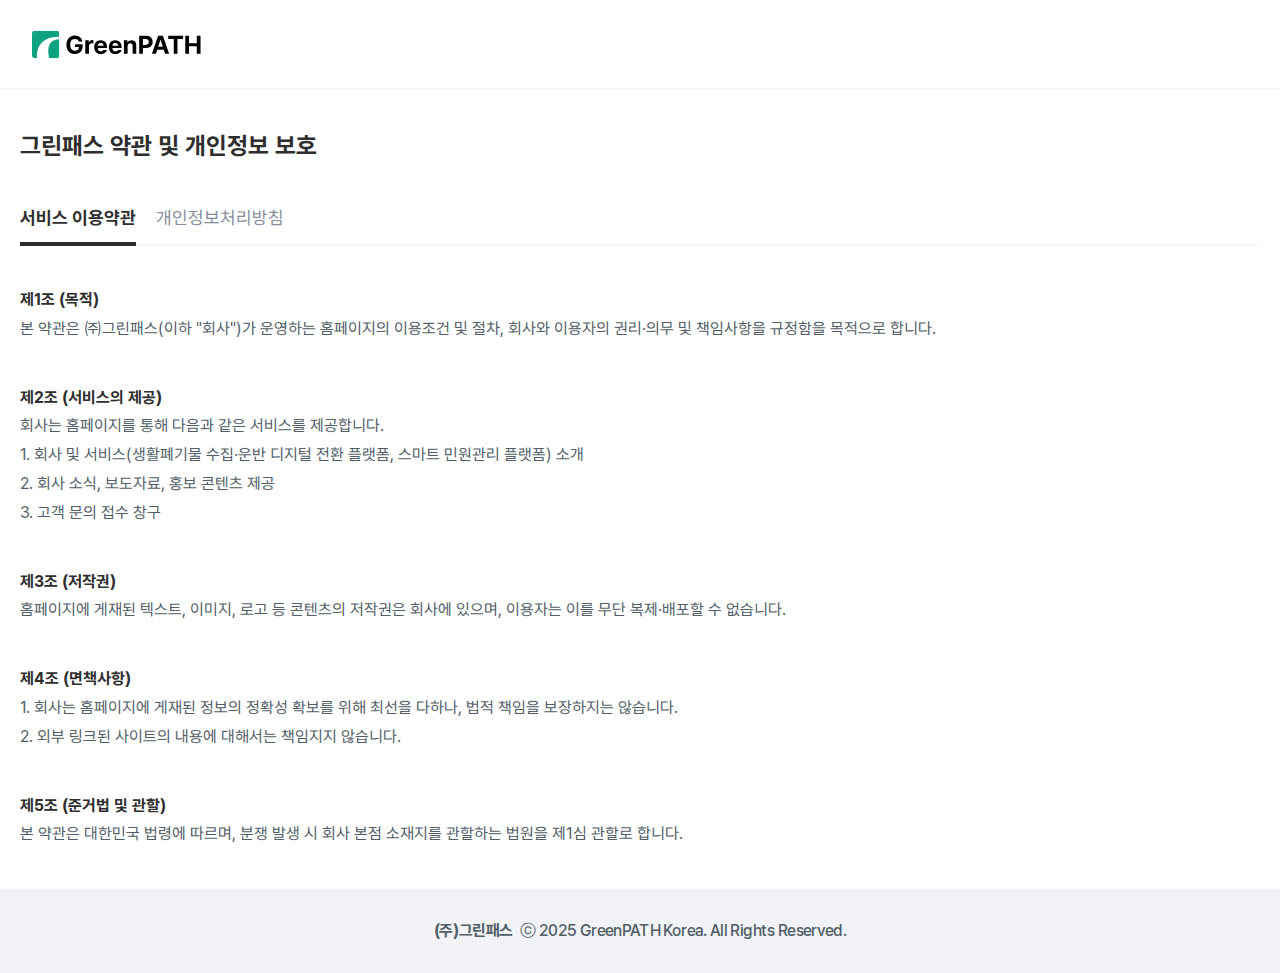
<file: html/legal.html>
<!DOCTYPE html>
<html lang="ko">
<head>
    <meta charset="UTF-8">
    <meta name="viewport" content="width=device-width, initial-scale=1.0">
    <title>GreenPATH</title>
    <meta name="description" content="기술 혁신과 책임 경영을 통해 생활폐기물 관리 산업의 지속 가능한 미래를 열어가겠습니다.">

    <!-- Open Graph Meta Tags -->
    <meta property="og:title" content="GreenPATH">
    <meta property="og:description" content="기술 혁신과 책임 경영을 통해 생활폐기물 관리 산업의 지속 가능한 미래를 열어가겠습니다.">
    <meta property="og:type" content="website">
    <meta property="og:image" content="../assets/images/og_image.jpg">
    <meta property="og:image:width" content="1200">
    <meta property="og:image:height" content="630">

    <!-- 파비콘 -->
    <link rel="shortcut icon" href="../assets/images/favicon.ico" />
    <link rel="icon" type="image/svg+xml" href="../assets/images/favicon.svg" />
    <link rel="apple-touch-icon" sizes="180x180" href="../assets/images/apple_touch_icon.png" />

    <!-- css -->
    <link rel="stylesheet" href="../assets/css/swiper-bundle.min.css">
    <link rel="stylesheet" href="../assets/css/reset.css">
    <link rel="stylesheet" href="../assets/css/font.css">
    <!-- <link rel="stylesheet" href="../assets/css/main.css"> -->
    <link rel="stylesheet" href="../assets/css/sub.css">

    <!-- js -->
    <script src="../assets/js/jquery-3.7.1.min.js"></script>
    <script src="../assets/js/swiper-bundle.min.js"></script>
    <script src="../assets/js/common.js"></script>
    <script>
    (function () {
        // 1) 브라우저의 자동 스크롤 복원 끄기
        if ('scrollRestoration' in history) {
            history.scrollRestoration = 'manual';
        }

        // 2) 초기 해시를 저장하고, 일단 URL에서 제거해서 native 앵커 점프를 차단
        window.__initialHash = location.hash; // 예: "#privacy"
        if (window.__initialHash) {
            history.replaceState(null, "", location.pathname + location.search);
        }

        // 3) 혹시 모를 레이아웃 변화 전에 최상단 고정
        window.scrollTo(0, 0);

        // 4) 폰트/이미지 로드 후 재점프 방지용 안전핀
        window.addEventListener("load", function () {
            window.scrollTo(0, 0);
        });
        })();
    </script>

</head>
<body>
    <div class="main" id="wrapper">
        <header>
            <div class="hd-inner">
                <h1 class="logo">
                    <a href="../index.html">
                        <img src="../assets/images/logo/logo.svg" alt="그린패스 로고">
                    </a>
                </h1>
            </div>
        </header>
        <main id="wrap">
            <section class="legal-sec">  
                <div class="inner">
                    <div class="legal-tit">
                        <strong>그린패스 약관 및 개인정보 보호</strong>
                    </div>
                    <div class="tab-menu">
                        <div class="tab-list-wrap">
                            <ul class="tab-list" role="tablist">
                                <li class="on" role="tab">
                                    <a href="javascript:void(0)">서비스 이용약관</a>
                                </li>
                                <li role="tab">
                                    <a href="javascript:void(0)">개인정보처리방침</a>
                                </li>
                            </ul>
                            <div class="tab-indicator"></div>
                        </div>
                        <div class="tab-cont">
                            <!-- 서비스 이용약관 -->
                            <div id="terms" class="tab-panel on" role="tabpanel">
                                <p class="tit">제1조 (목적)</p>
                                <p>
                                    본 약관은 ㈜그린패스(이하 "회사")가 운영하는 홈페이지의 이용조건 및 절차, 회사와 이용자의 권리·의무 및 책임사항을 규정함을 목적으로 합니다.
                                </p>
                                <p class="tit">제2조 (서비스의 제공)</p>
                                <p>
                                    회사는 홈페이지를 통해 다음과 같은 서비스를 제공합니다.<br>
                                    1.	회사 및 서비스(생활폐기물 수집·운반 디지털 전환 플랫폼, 스마트 민원관리 플랫폼) 소개<br>
                                    2.	회사 소식, 보도자료, 홍보 콘텐츠 제공<br>
                                    3.	고객 문의 접수 창구
                                </p>
                                <p class="tit">제3조 (저작권)</p>
                                <p>
                                    홈페이지에 게재된 텍스트, 이미지, 로고 등 콘텐츠의 저작권은 회사에 있으며, 이용자는 이를 무단 복제·배포할 수 없습니다.
                                </p>
                                <p class="tit">제4조 (면책사항)</p>
                                <p>
                                    1.	회사는 홈페이지에 게재된 정보의 정확성 확보를 위해 최선을 다하나, 법적 책임을 보장하지는 않습니다.<br>
                                    2.	외부 링크된 사이트의 내용에 대해서는 책임지지 않습니다.
                                </p>
                                <p class="tit">제5조 (준거법 및 관할)</p>
                                <p>
                                    본 약관은 대한민국 법령에 따르며, 분쟁 발생 시 회사 본점 소재지를 관할하는 법원을 제1심 관할로 합니다.
                                </p>
                            </div>
                            <!-- 개인정보처리방침 -->
                            <div id="privacy" class="tab-panel" role="tabpanel">
                                <p>
                                    ㈜그린패스(이하 "회사")는 「개인정보 보호법」 등 관련 법령을 준수하며, 홈페이지 운영과 관련하여 다음과 같이 개인정보 처리방침을 공개합니다.
                                </p>
                                <p class="tit">제1조 (개인정보의 수집 여부)</p>
                                <p>
                                    회사는 홈페이지에서 회원가입, 게시판, 댓글 기능을 운영하지 않으며, <strong>이용자의 개인정보를 직접 수집하지 않습니다.</strong>
                                </p>
                                <p class="tit">제2조 (자동 수집 정보)</p>
                                <p>
                                    홈페이지 이용 과정에서 접속 로그, 쿠키, 브라우저 정보 등은 서버 운영을 위해 자동으로 수집될 수 있습니다.<br>
                                    •	이 정보는 통계 분석 및 서비스 개선 목적에만 사용되며, 특정 개인을 식별하지 않습니다.
                                </p>
                                <p class="tit">제3조 (개인정보의 제3자 제공 및 위탁)</p>
                                <p>
                                    회사는 개인정보를 수집하지 않으므로, 외부 제공이나 위탁을 하지 않습니다.
                                </p>
                                <p class="tit">제4조 (개인정보 보호책임자)</p>
                                <p>
                                    •	담당자: 박상곤<br>
                                    •	연락처: <a href="tel:02-876-6478">02-876-6478</a><br>
                                    •	이메일: <a href="mailto:greenpathpark@gmail.com">greenpathpark@gmail.com</a><br>
                                </p>
                                <p class="tit">제5조 (개정 및 고지)</p>
                                <p>
                                    본 방침은 홈페이지 공지사항을 통해 고지되며, 변경 시 즉시 적용됩니다.
                                </p>
                            </div>
                        </div>
                    </div>
                </div>              
            </section>
        </main>
        <footer>
            <div class="sub-ft-inner">
                <strong class="company-name">(주)그린패스</strong>
                <p class="copyright">ⓒ 2025 GreenPATH Korea. All Rights Reserved.</p>
            </div>
        </footer>
    </div>
</body>
</html>
</file>
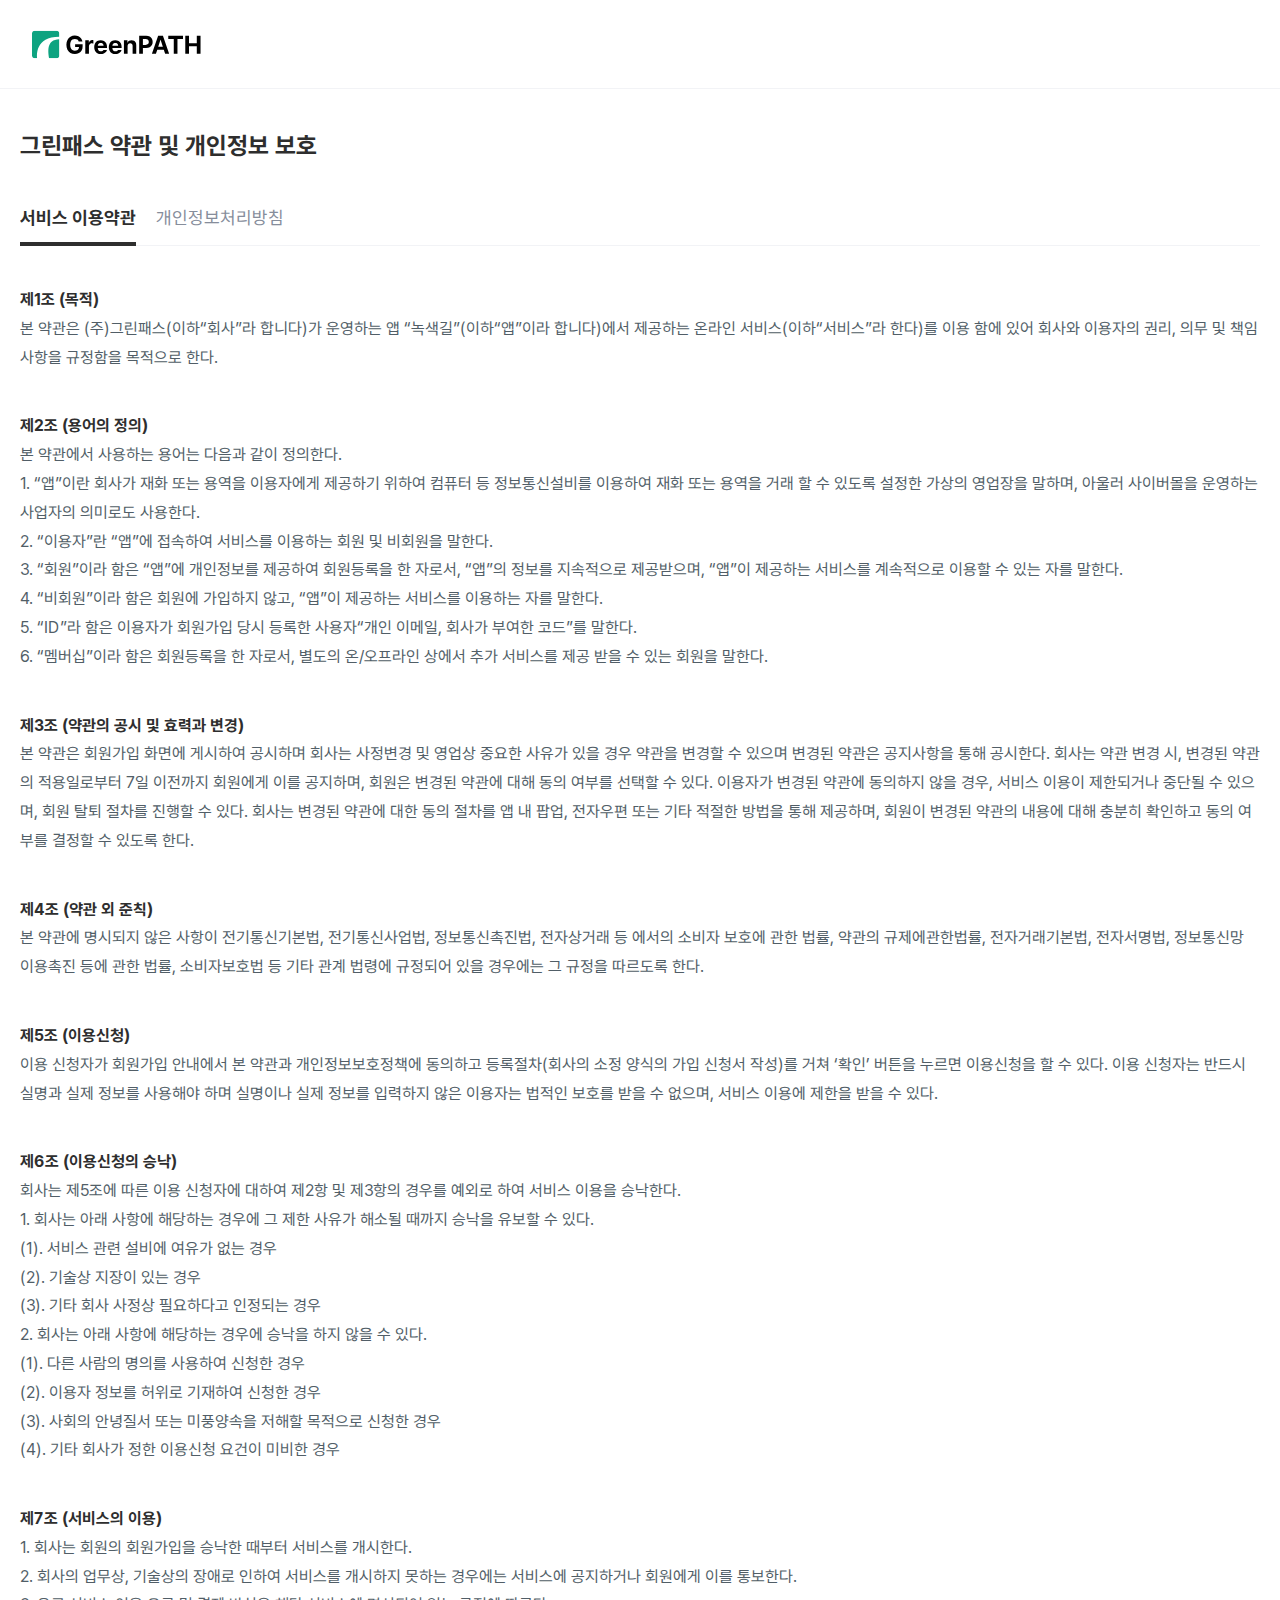
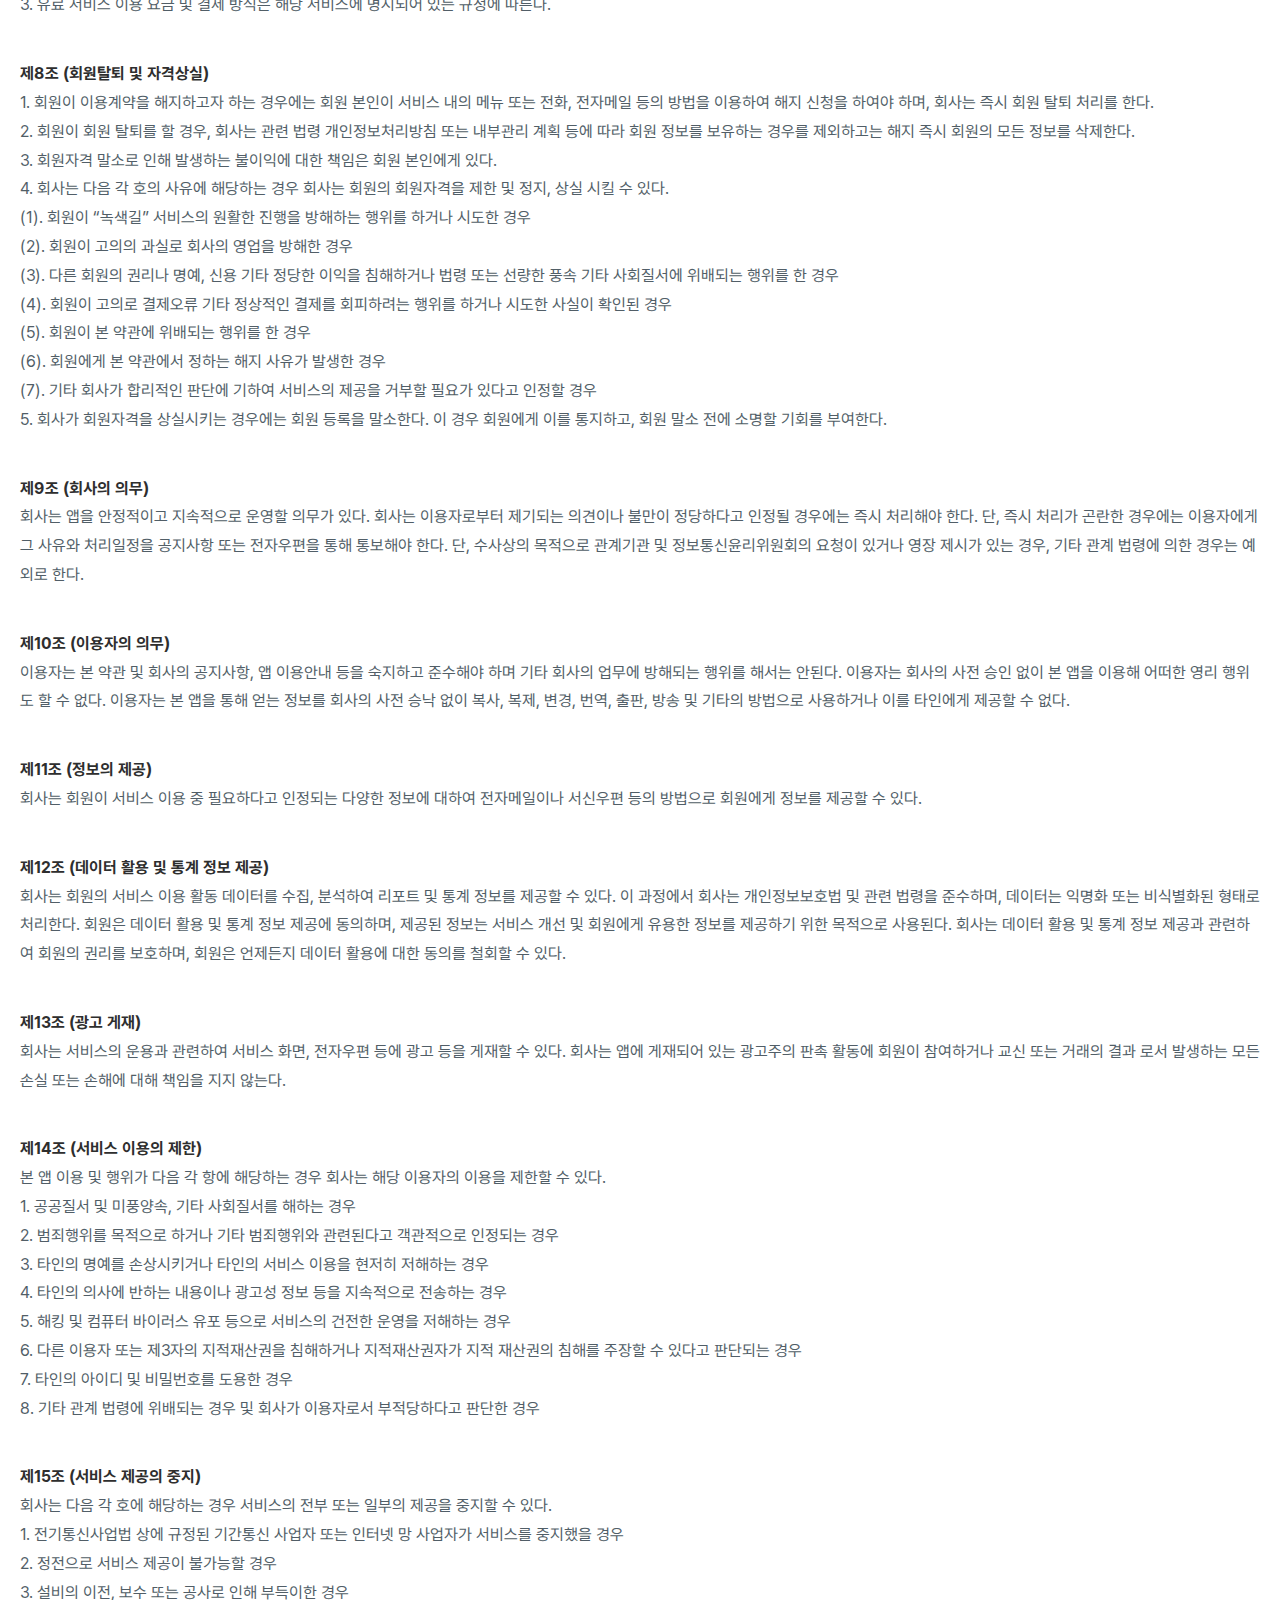
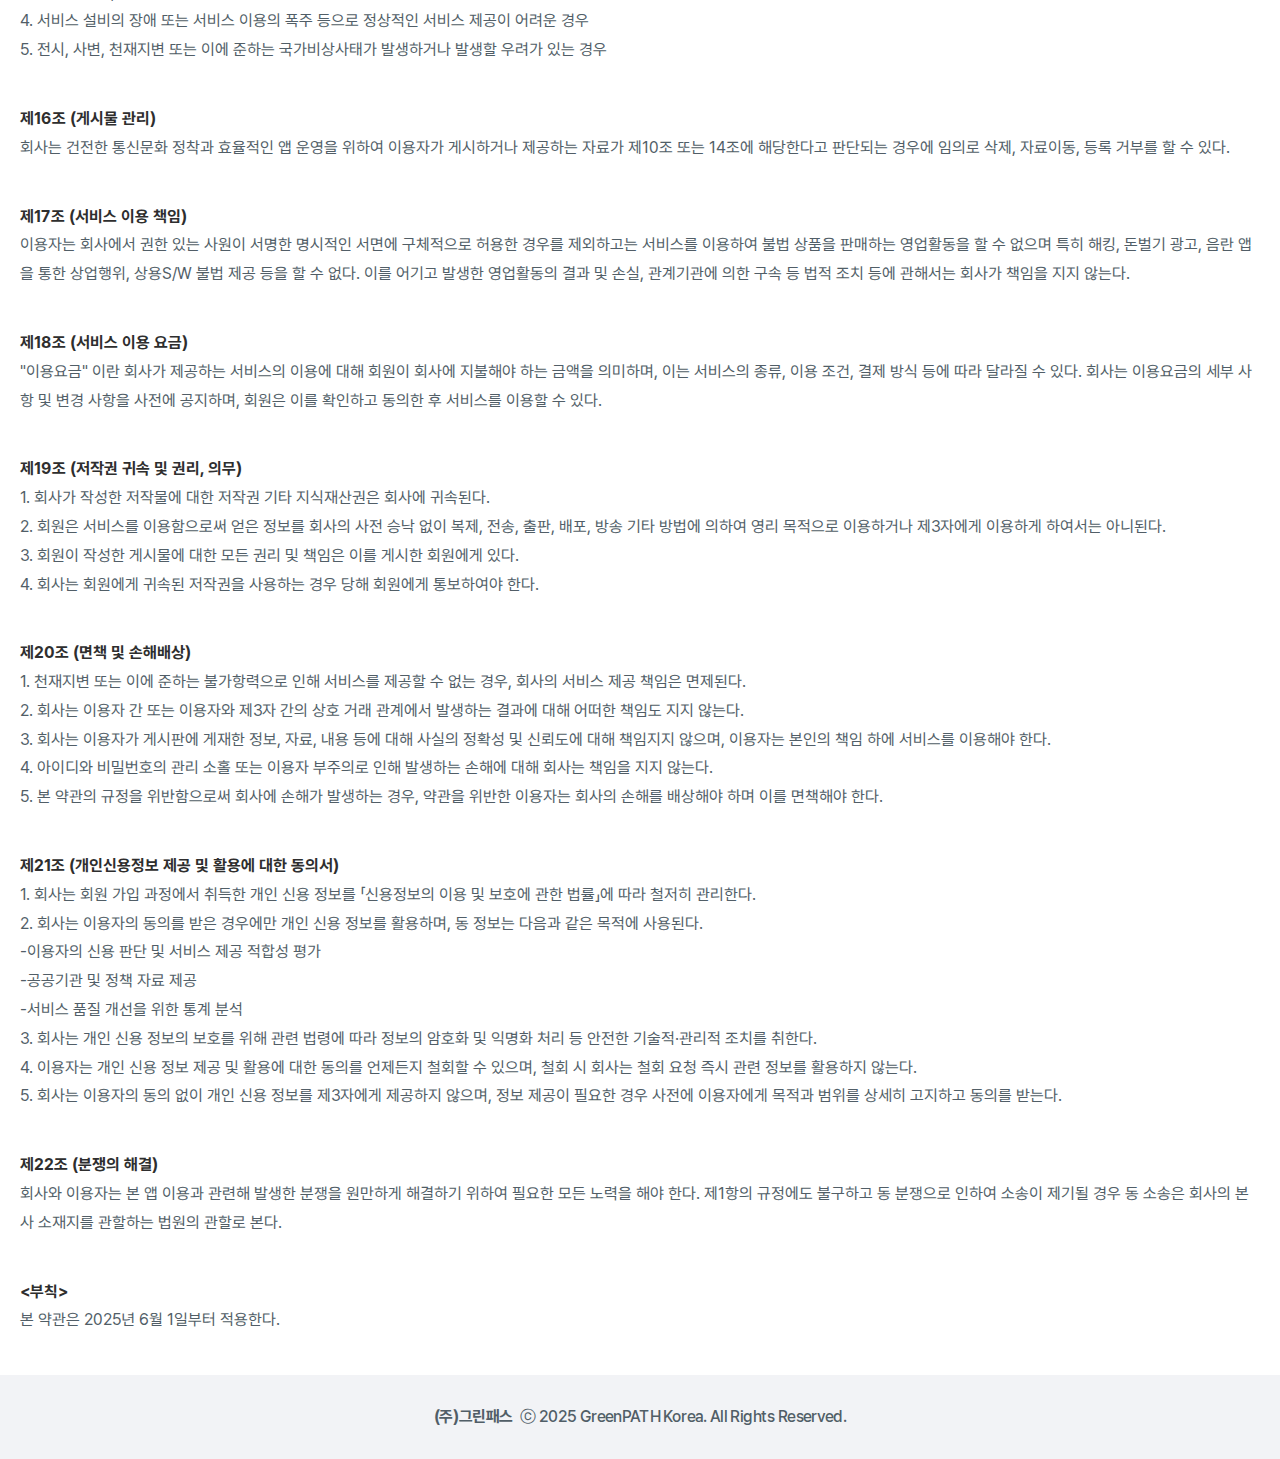
<file: html/legal_backup20250915.html>
<!DOCTYPE html>
<html lang="ko">
<head>
    <meta charset="UTF-8">
    <meta name="viewport" content="width=device-width, initial-scale=1.0">
    <title>GreenPATH</title>
    <meta name="description" content="기술 혁신과 책임 경영을 통해 생활폐기물 관리 산업의 지속 가능한 미래를 열어가겠습니다.">

    <!-- Open Graph Meta Tags -->
    <meta property="og:title" content="GreenPATH">
    <meta property="og:description" content="기술 혁신과 책임 경영을 통해 생활폐기물 관리 산업의 지속 가능한 미래를 열어가겠습니다.">
    <meta property="og:type" content="website">
    <meta property="og:image" content="../assets/images/og_image.jpg">
    <meta property="og:image:width" content="1200">
    <meta property="og:image:height" content="630">

    <!-- 파비콘 -->
    <link rel="shortcut icon" href="../assets/images/favicon.ico" />
    <link rel="icon" type="image/svg+xml" href="../assets/images/favicon.svg" />
    <link rel="apple-touch-icon" sizes="180x180" href="../assets/images/apple_touch_icon.png" />

    <!-- css -->
    <link rel="stylesheet" href="../assets/css/swiper-bundle.min.css">
    <link rel="stylesheet" href="../assets/css/reset.css">
    <link rel="stylesheet" href="../assets/css/font.css">
    <!-- <link rel="stylesheet" href="../assets/css/main.css"> -->
    <link rel="stylesheet" href="../assets/css/sub.css">

    <!-- js -->
    <script src="../assets/js/jquery-3.7.1.min.js"></script>
    <script src="../assets/js/swiper-bundle.min.js"></script>
    <script src="../assets/js/common.js"></script>
    <script>
    (function () {
        // 1) 브라우저의 자동 스크롤 복원 끄기
        if ('scrollRestoration' in history) {
            history.scrollRestoration = 'manual';
        }

        // 2) 초기 해시를 저장하고, 일단 URL에서 제거해서 native 앵커 점프를 차단
        window.__initialHash = location.hash; // 예: "#privacy"
        if (window.__initialHash) {
            history.replaceState(null, "", location.pathname + location.search);
        }

        // 3) 혹시 모를 레이아웃 변화 전에 최상단 고정
        window.scrollTo(0, 0);

        // 4) 폰트/이미지 로드 후 재점프 방지용 안전핀
        window.addEventListener("load", function () {
            window.scrollTo(0, 0);
        });
        })();
    </script>

</head>
<body>
    <div class="main" id="wrapper">
        <header>
            <div class="hd-inner">
                <h1 class="logo">
                    <a href="../index.html">
                        <img src="../assets/images/logo/logo.svg" alt="그린패스 로고">
                    </a>
                </h1>
            </div>
        </header>
        <main id="wrap">
            <section class="legal-sec">  
                <div class="inner">
                    <div class="legal-tit">
                        <strong>그린패스 약관 및 개인정보 보호</strong>
                    </div>
                    <div class="tab-menu">
                        <div class="tab-list-wrap">
                            <ul class="tab-list" role="tablist">
                                <li class="on" role="tab">
                                    <a href="javascript:void(0)">서비스 이용약관</a>
                                </li>
                                <li role="tab">
                                    <a href="javascript:void(0)">개인정보처리방침</a>
                                </li>
                            </ul>
                            <div class="tab-indicator"></div>
                        </div>
                        <div class="tab-cont">
                            <!-- 서비스 이용약관 -->
                            <div id="terms" class="tab-panel on" role="tabpanel">
                                <p class="tit">제1조 (목적)</p>
                                <p>
                                    본 약관은 (주)그린패스(이하“회사”라 합니다)가 운영하는 앱 “녹색길”(이하“앱”이라 합니다)에서 제공하는 온라인 서비스(이하“서비스”라 한다)를 이용 함에 있어 회사와 이용자의 권리, 의무 및 책임 사항을 규정함을 목적으로 한다.
                                </p>
                                <p class="tit">제2조 (용어의 정의)</p>
                                <p>
                                    본 약관에서 사용하는 용어는 다음과 같이 정의한다.<br>
                                    1. “앱”이란 회사가 재화 또는 용역을 이용자에게 제공하기 위하여 컴퓨터 등 정보통신설비를 이용하여 재화 또는 용역을 거래 할 수 있도록 설정한 가상의 영업장을 말하며, 아울러 사이버몰을 운영하는 사업자의 의미로도 사용한다.<br>
                                    2. “이용자”란 “앱”에 접속하여 서비스를 이용하는 회원 및 비회원을 말한다.<br>
                                    3. “회원”이라 함은 “앱”에 개인정보를 제공하여 회원등록을 한 자로서, “앱”의 정보를 지속적으로 제공받으며, “앱”이 제공하는 서비스를 계속적으로 이용할 수 있는 자를 말한다.<br>
                                    4. “비회원”이라 함은 회원에 가입하지 않고, “앱”이 제공하는 서비스를 이용하는 자를 말한다.<br>
                                    5. “ID”라 함은 이용자가 회원가입 당시 등록한 사용자“개인 이메일, 회사가 부여한 코드”를 말한다.<br>
                                    6. “멤버십”이라 함은 회원등록을 한 자로서, 별도의 온/오프라인 상에서 추가 서비스를 제공 받을 수 있는 회원을 말한다.
                                </p>
                                <p class="tit">제3조 (약관의 공시 및 효력과 변경)</p>
                                <p>
                                    본 약관은 회원가입 화면에 게시하여 공시하며 회사는 사정변경 및 영업상 중요한 사유가 있을 경우 약관을 변경할 수 있으며 변경된 약관은 공지사항을 통해 공시한다.
                                    회사는 약관 변경 시, 변경된 약관의 적용일로부터 7일 이전까지 회원에게 이를 공지하며, 회원은 변경된 약관에 대해 동의 여부를 선택할 수 있다.
                                    이용자가 변경된 약관에 동의하지 않을 경우, 서비스 이용이 제한되거나 중단될 수 있으며, 회원 탈퇴 절차를 진행할 수 있다.
                                    회사는 변경된 약관에 대한 동의 절차를 앱 내 팝업, 전자우편 또는 기타 적절한 방법을 통해 제공하며, 회원이 변경된 약관의 내용에 대해 충분히 확인하고 동의 여부를 결정할 수 있도록 한다.
                                </p>
                                <p class="tit">제4조 (약관 외 준칙)</p>
                                <p>
                                    본 약관에 명시되지 않은 사항이 전기통신기본법, 전기통신사업법, 정보통신촉진법, 전자상거래 등 에서의 소비자 보호에 관한 법률, 약관의 규제에관한법률, 전자거래기본법, 전자서명법, 정보통신망 이용촉진 등에 관한 법률, 소비자보호법 등 기타 관계 법령에 규정되어 있을 경우에는 그 규정을 따르도록 한다.
                                </p>
                                <p class="tit">제5조 (이용신청)</p>
                                <p>
                                    이용 신청자가 회원가입 안내에서 본 약관과 개인정보보호정책에 동의하고 등록절차(회사의 소정 양식의 가입 신청서 작성)를 거쳐 ‘확인’ 버튼을 누르면 이용신청을 할 수 있다.
                                    이용 신청자는 반드시 실명과 실제 정보를 사용해야 하며 실명이나 실제 정보를 입력하지 않은 이용자는 법적인 보호를 받을 수 없으며, 서비스 이용에 제한을 받을 수 있다.
                                </p>
                                <p class="tit">제6조 (이용신청의 승낙)</p>
                                <p>
                                    회사는 제5조에 따른 이용 신청자에 대하여 제2항 및 제3항의 경우를 예외로 하여 서비스 이용을 승낙한다.<br>
                                    1. 회사는 아래 사항에 해당하는 경우에 그 제한 사유가 해소될 때까지 승낙을 유보할 수 있다.<br>
                                    (1). 서비스 관련 설비에 여유가 없는 경우<br>
                                    (2). 기술상 지장이 있는 경우<br>
                                    (3). 기타 회사 사정상 필요하다고 인정되는 경우<br>
                                    2. 회사는 아래 사항에 해당하는 경우에 승낙을 하지 않을 수 있다.<br>
                                    (1). 다른 사람의 명의를 사용하여 신청한 경우<br>
                                    (2). 이용자 정보를 허위로 기재하여 신청한 경우<br>
                                    (3). 사회의 안녕질서 또는 미풍양속을 저해할 목적으로 신청한 경우<br>
                                    (4). 기타 회사가 정한 이용신청 요건이 미비한 경우
                                </p>
                                <p class="tit">제7조 (서비스의 이용)</p>
                                <p>
                                    1. 회사는 회원의 회원가입을 승낙한 때부터 서비스를 개시한다.<br>
                                    2. 회사의 업무상, 기술상의 장애로 인하여 서비스를 개시하지 못하는 경우에는 서비스에 공지하거나 회원에게 이를 통보한다.<br>
                                    3. 유료 서비스 이용 요금 및 결제 방식은 해당 서비스에 명시되어 있는 규정에 따른다.
                                </p>
                                <p class="tit">제8조 (회원탈퇴 및 자격상실)</p>
                                <p>
                                    1. 회원이 이용계약을 해지하고자 하는 경우에는 회원 본인이 서비스 내의 메뉴 또는 전화, 전자메일 등의 방법을 이용하여 해지 신청을 하여야 하며, 회사는 즉시 회원 탈퇴 처리를 한다.<br>
                                    2. 회원이 회원 탈퇴를 할 경우, 회사는 관련 법령 개인정보처리방침 또는 내부관리 계획 등에 따라 회원 정보를 보유하는 경우를 제외하고는 해지 즉시 회원의 모든 정보를 삭제한다.<br>
                                    3. 회원자격 말소로 인해 발생하는 불이익에 대한 책임은 회원 본인에게 있다.<br>
                                    4. 회사는 다음 각 호의 사유에 해당하는 경우 회사는 회원의 회원자격을 제한 및 정지, 상실 시킬 수 있다.<br>
                                    (1). 회원이 “녹색길” 서비스의 원활한 진행을 방해하는 행위를 하거나 시도한 경우<br>
                                    (2). 회원이 고의의 과실로 회사의 영업을 방해한 경우<br>
                                    (3). 다른 회원의 권리나 명예, 신용 기타 정당한 이익을 침해하거나 법령 또는 선량한 풍속 기타 사회질서에 위배되는 행위를 한 경우<br>
                                    (4). 회원이 고의로 결제오류 기타 정상적인 결제를 회피하려는 행위를 하거나 시도한 사실이 확인된 경우<br>
                                    (5). 회원이 본 약관에 위배되는 행위를 한 경우<br>
                                    (6). 회원에게 본 약관에서 정하는 해지 사유가 발생한 경우<br>
                                    (7). 기타 회사가 합리적인 판단에 기하여 서비스의 제공을 거부할 필요가 있다고 인정할 경우<br>
                                    5. 회사가 회원자격을 상실시키는 경우에는 회원 등록을 말소한다. 이 경우 회원에게 이를 통지하고, 회원 말소 전에 소명할 기회를 부여한다.
                                </p>
                                <p class="tit">제9조 (회사의 의무)</p>
                                <p>
                                    회사는 앱을 안정적이고 지속적으로 운영할 의무가 있다.
                                    회사는 이용자로부터 제기되는 의견이나 불만이 정당하다고 인정될 경우에는 즉시 처리해야 한다. 단, 즉시 처리가 곤란한 경우에는 이용자에게 그 사유와 처리일정을 공지사항 또는 전자우편을 통해 통보해야 한다.
                                    단, 수사상의 목적으로 관계기관 및 정보통신윤리위원회의 요청이 있거나 영장 제시가 있는 경우, 기타 관계 법령에 의한 경우는 예외로 한다.
                                </p>
                                <p class="tit">제10조 (이용자의 의무)</p>
                                <p>
                                    이용자는 본 약관 및 회사의 공지사항, 앱 이용안내 등을 숙지하고 준수해야 하며 기타 회사의 업무에 방해되는 행위를 해서는 안된다.
                                    이용자는 회사의 사전 승인 없이 본 앱을 이용해 어떠한 영리 행위도 할 수 없다.
                                    이용자는 본 앱을 통해 얻는 정보를 회사의 사전 승낙 없이 복사, 복제, 변경, 번역, 출판, 방송 및 기타의 방법으로 사용하거나 이를 타인에게 제공할 수 없다.
                                </p>
                                <p class="tit">제11조 (정보의 제공)</p>
                                <p>회사는 회원이 서비스 이용 중 필요하다고 인정되는 다양한 정보에 대하여 전자메일이나 서신우편 등의 방법으로 회원에게 정보를 제공할 수 있다.</p>
                                <p class="tit">제12조 (데이터 활용 및 통계 정보 제공)</p>
                                <p>
                                    회사는 회원의 서비스 이용 활동 데이터를 수집, 분석하여 리포트 및 통계 정보를 제공할 수 있다. 이 과정에서 회사는 개인정보보호법 및 관련 법령을 준수하며, 데이터는 익명화 또는 비식별화된 형태로 처리한다.
                                    회원은 데이터 활용 및 통계 정보 제공에 동의하며, 제공된 정보는 서비스 개선 및 회원에게 유용한 정보를 제공하기 위한 목적으로 사용된다.
                                    회사는 데이터 활용 및 통계 정보 제공과 관련하여 회원의 권리를 보호하며, 회원은 언제든지 데이터 활용에 대한 동의를 철회할 수 있다.
                                </p>
                                <p class="tit">제13조 (광고 게재)</p>
                                <p>
                                    회사는 서비스의 운용과 관련하여 서비스 화면, 전자우편 등에 광고 등을 게재할 수 있다.
                                    회사는 앱에 게재되어 있는 광고주의 판촉 활동에 회원이 참여하거나 교신 또는 거래의 결과 로서 발생하는 모든 손실 또는 손해에 대해 책임을 지지 않는다.
                                </p>
                                <p class="tit">제14조 (서비스 이용의 제한)</p>
                                <p>
                                    본 앱 이용 및 행위가 다음 각 항에 해당하는 경우 회사는 해당 이용자의 이용을 제한할 수 있다.<br>
                                    1. 공공질서 및 미풍양속, 기타 사회질서를 해하는 경우<br>
                                    2. 범죄행위를 목적으로 하거나 기타 범죄행위와 관련된다고 객관적으로 인정되는 경우<br>
                                    3. 타인의 명예를 손상시키거나 타인의 서비스 이용을 현저히 저해하는 경우<br>
                                    4. 타인의 의사에 반하는 내용이나 광고성 정보 등을 지속적으로 전송하는 경우<br>
                                    5. 해킹 및 컴퓨터 바이러스 유포 등으로 서비스의 건전한 운영을 저해하는 경우<br>
                                    6. 다른 이용자 또는 제3자의 지적재산권을 침해하거나 지적재산권자가 지적 재산권의 침해를 주장할 수 있다고 판단되는 경우<br>
                                    7. 타인의 아이디 및 비밀번호를 도용한 경우<br>
                                    8. 기타 관계 법령에 위배되는 경우 및 회사가 이용자로서 부적당하다고 판단한 경우
                                </p>
                                <p class="tit">제15조 (서비스 제공의 중지)</p>
                                <p>
                                    회사는 다음 각 호에 해당하는 경우 서비스의 전부 또는 일부의 제공을 중지할 수 있다.<br>
                                    1. 전기통신사업법 상에 규정된 기간통신 사업자 또는 인터넷 망 사업자가 서비스를 중지했을 경우<br>
                                    2. 정전으로 서비스 제공이 불가능할 경우<br>
                                    3. 설비의 이전, 보수 또는 공사로 인해 부득이한 경우<br>
                                    4. 서비스 설비의 장애 또는 서비스 이용의 폭주 등으로 정상적인 서비스 제공이 어려운 경우<br>
                                    5. 전시, 사변, 천재지변 또는 이에 준하는 국가비상사태가 발생하거나 발생할 우려가 있는 경우
                                </p>
                                <p class="tit">제16조 (게시물 관리)</p>
                                <p>
                                    회사는 건전한 통신문화 정착과 효율적인 앱 운영을 위하여 이용자가 게시하거나 제공하는 자료가 제10조 또는 14조에 해당한다고 판단되는 경우에 임의로 삭제, 자료이동, 등록 거부를 할 수 있다.
                                </p>
                                <p class="tit">제17조 (서비스 이용 책임)</p>
                                <p>
                                    이용자는 회사에서 권한 있는 사원이 서명한 명시적인 서면에 구체적으로 허용한 경우를 제외하고는 서비스를 이용하여 불법 상품을 판매하는 영업활동을 할 수 없으며 특히 해킹, 돈벌기 광고, 음란 앱을 통한 상업행위, 상용S/W 불법 제공 등을 할 수 없다. 이를 어기고 발생한 영업활동의 결과 및 손실, 관계기관에 의한 구속 등 법적 조치 등에 관해서는 회사가 책임을 지지 않는다.
                                </p>
                                <p class="tit">제18조 (서비스 이용 요금)</p>
                                <p>
                                    "이용요금" 이란 회사가 제공하는 서비스의 이용에 대해 회원이 회사에 지불해야 하는 금액을 의미하며, 이는 서비스의 종류, 이용 조건, 결제 방식 등에 따라 달라질 수 있다. 회사는 이용요금의 세부 사항 및 변경 사항을 사전에 공지하며, 회원은 이를 확인하고 동의한 후 서비스를 이용할 수 있다.
                                </p>
                                <p class="tit">제19조 (저작권 귀속 및 권리, 의무)</p>
                                <p>
                                    1. 회사가 작성한 저작물에 대한 저작권 기타 지식재산권은 회사에 귀속된다.<br>
                                    2. 회원은 서비스를 이용함으로써 얻은 정보를 회사의 사전 승낙 없이 복제, 전송, 출판, 배포, 방송 기타 방법에 의하여 영리 목적으로 이용하거나 제3자에게 이용하게 하여서는 아니된다.<br>
                                    3. 회원이 작성한 게시물에 대한 모든 권리 및 책임은 이를 게시한 회원에게 있다.<br>
                                    4. 회사는 회원에게 귀속된 저작권을 사용하는 경우 당해 회원에게 통보하여야 한다.
                                </p>
                                <p class="tit">제20조 (면책 및 손해배상)</p>
                                <p>
                                    1. 천재지변 또는 이에 준하는 불가항력으로 인해 서비스를 제공할 수 없는 경우, 회사의 서비스 제공 책임은 면제된다.<br>
                                    2. 회사는 이용자 간 또는 이용자와 제3자 간의 상호 거래 관계에서 발생하는 결과에 대해 어떠한 책임도 지지 않는다.<br>
                                    3. 회사는 이용자가 게시판에 게재한 정보, 자료, 내용 등에 대해 사실의 정확성 및 신뢰도에 대해 책임지지 않으며, 이용자는 본인의 책임 하에 서비스를 이용해야 한다.<br>
                                    4. 아이디와 비밀번호의 관리 소홀 또는 이용자 부주의로 인해 발생하는 손해에 대해 회사는 책임을 지지 않는다.<br>
                                    5. 본 약관의 규정을 위반함으로써 회사에 손해가 발생하는 경우, 약관을 위반한 이용자는 회사의 손해를 배상해야 하며 이를 면책해야 한다.
                                </p>
                                <p class="tit">제21조 (개인신용정보 제공 및 활용에 대한 동의서)</p>
                                <p>
                                    1. 회사는 회원 가입 과정에서 취득한 개인 신용 정보를 「신용정보의 이용 및 보호에 관한 법률」에 따라 철저히 관리한다.<br>
                                    2. 회사는 이용자의 동의를 받은 경우에만 개인 신용 정보를 활용하며, 동 정보는 다음과 같은 목적에 사용된다.<br>
                                    -이용자의 신용 판단 및 서비스 제공 적합성 평가<br>
                                    -공공기관 및 정책 자료 제공<br>
                                    -서비스 품질 개선을 위한 통계 분석<br>
                                    3. 회사는 개인 신용 정보의 보호를 위해 관련 법령에 따라 정보의 암호화 및 익명화 처리 등 안전한 기술적·관리적 조치를 취한다.<br>
                                    4. 이용자는 개인 신용 정보 제공 및 활용에 대한 동의를 언제든지 철회할 수 있으며, 철회 시 회사는 철회 요청 즉시 관련 정보를 활용하지 않는다.<br>
                                    5. 회사는 이용자의 동의 없이 개인 신용 정보를 제3자에게 제공하지 않으며, 정보 제공이 필요한 경우 사전에 이용자에게 목적과 범위를 상세히 고지하고 동의를 받는다.
                                </p>
                                <p class="tit">제22조 (분쟁의 해결)</p>
                                <p>
                                    회사와 이용자는 본 앱 이용과 관련해 발생한 분쟁을 원만하게 해결하기 위하여 필요한 모든 노력을 해야 한다.
                                    제1항의 규정에도 불구하고 동 분쟁으로 인하여 소송이 제기될 경우 동 소송은 회사의 본사 소재지를 관할하는 법원의 관할로 본다.
                                </p>
                                <p class="tit">&lt;부칙&gt;</p>
                                <p>본 약관은 2025년 6월 1일부터 적용한다.</p>
                            </div>
                            <!-- 개인정보처리방침 -->
                            <div id="privacy" class="tab-panel" role="tabpanel">
                                <p class="tit">1. 개인정보의 처리 목적</p>
                                <p>
                                    ㈜그린패스(이하 ‘녹색길’이라 한다)는 다음의 목적을 위하여 개인정보를 처리하고 있으며, 다음의 목적 이외의 용도로는 이용하지 않는다.<br> 
                                    -고객 가입 의사 확인, 고객에 대한 서비스 제공에 따른 본인 식별·인증, 회원 자격 유지·관리, 물품 또는 서비스 공급에 따른 금액 결제, 물품 또는 서비스의 공급·배송 등  
                                </p>
                                <p class="tit">2. 개인정보의 처리 및 보유 기간</p>
                                <p>
                                    ① ‘녹색길’은 정보 주체로부터 개인정보를 수집할 때 동의받은 개인정보 보유·이용 기간 또는 법령에 따른 개인정보 보유·이용 기간 내에서 개인정보를 처리·보유한다. <br>
                                    ② 구체적인 개인정보 처리 및 보유 기간은 다음과 같다. <br>
                                    - 고객 가입 및 관리: 개인 이메일을 통한 회원 가입 및 관리 <br> 
                                    - 보유 기간: 회원 탈퇴 시 즉시 삭제 <br>
                                </p>
                                <p class="tit">3. 정보주체와 법정대리인의 권리·의무 및 그 행사 방법</p>
                                <p>
                                    정보 주체는 ‘녹색길’에 대해 언제든지 다음 각 호의 개인정보 보호 관련 권리를 행사할 수 있다. <br>
                                    - 개인정보 열람 요구 <br>
                                    - 오류 등이 있을 경우 정정 요구 <br>
                                    - 삭제 요구 <br>
                                    - 처리 정지 요구 <br>
                                </p>
                                <p class="tit">4. 회원의 종류 및 정의</p>
                                <p>
                                    ① 본 서비스는 다양한 회원 유형을 지원하며, 회원은 다음과 같이 분류된다.  <br>
                                    - 법인회원: 폐기물 수집·운반 및 관련 업체로서, 출퇴근 관리, 안전보건 회의록 관리, 운행일지 관리를 수행하며, 소속 근로자의 사용 승인 및 관리 권한을 가진 회원  <br>
                                    - 소속 근로자 회원: 법인회원에 소속된 근로자로서, 법인회원 관리자의 승인을 통해 서비스를 이용할 수 있는 회원  <br>
                                    - 자치단체 회원: 주민으로부터 접수된 민원을 해당 지역의 폐기물 수집·운반 업체에 전달하고, 민원 처리를 관리 및 감독하는 기능을 수행하는 회원  <br>
                                    - 일반 개인 회원: 시민으로서, 서비스의 일반적인 기능을 이용할 수 있는 회원  <br>
                                    ② 각 회원 유형은 본 약관에 따라 서비스 이용 권한 및 책임이 다르게 적용된다.
                                </p>
                                <p class="tit">5. 처리하는 개인정보의 항목</p>
                                <p>
                                    ① ‘녹색길’은 다음의 개인정보 항목을 처리하고 있다.  <br>
                                    ‘녹색길’ 회원가입 및 고객문의 시, 제공 동의를 해주시는 개인정보 수집 항목.  <br>
                                    ▶ 회원 가입 시 (법인회원, 소속근로자 회원, 자치단체 회원, 개인)  <br>
                                    - 필수항목: 이름, 이메일, 소속회사  <br>
                                    - 선택항목: 전화번호, 주소  <br>
                                    - 수집 목적: ‘녹색길’ 회원관리 및 마케팅 이용  <br>
                                    - 보유 기간: 회원 탈퇴 또는 동의 철회 시 지체 없이 파기  <br>
                                    ▶ 고객 문의 시(비회원)  <br>
                                    - 필수항목: 문의 종류, 이름, 휴대폰 번호, 이메일, 문의 사항  <br>
                                    - 수집 목적: 고객 문의 및 상담 요청에 대한 회신, 상담을 위한 서비스 이용 기록 조회  <br>
                                    - 보유 기간: 문의 접수 후 2년 간 보관 (단, 관계 법령이 정한 시점까지 보존)  <br>
                                    ② ‘녹색길’은 만 14세 미만 아동의 개인정보를 보호하기 위해 회원 가입은 만 14세 이상만 가능하도록 함으로써 아동의 개인정보를 수집하지 않는다.  
                                </p>
                                <p class="tit">6. 개인정보의 파기</p>
                                <p>
                                    ‘녹색길’은 원칙적으로 개인정보 처리 목적이 달성된 경우에는 지체 없이 해당 개인정보를 파기한다. 파기의 절차, 기한 및 방법은 다음과 같다. <br>
                                    ① 파기 절차<br>
                                    이용자가 입력한 개인정보는 목적 달성 후 보안이 강화된 별도의 데이터베이스(DB)로 옮겨지며, 해당 DB는 접근 권한이 제한된 안전한 서버에 저장된다. 이를 위해 다음과 같은 보안 조치를 시행한다.<br>
                                    - 개인정보가 저장된 데이터베이스는 방화벽 및 침입차단시스템을 통해 외부로부터의 접근이 엄격히 통제된다.<br>
                                    - 데이터는 암호화된 상태로 저장되며, 접근 가능한 사용자는 최소화되어 관리자에 의해 철저히 관리된다.<br>
                                    - 보안 로그를 통해 모든 접근 기록이 주기적으로 모니터링 및 검토되며, 위·변조 시도를 방지하기 위해 실시간 탐지 및 차단 시스템이 운영됩니다.<br>
                                    이후, 개인정보 보유 기간이 종료되거나 처리 목적이 달성된 경우에는 관련 법령에 따라 해당 정보를 안전하게 삭제 또는 파기한다.
                                </p>
                                <p class="tit">7. 개인정보 자동 수집 장치의 설치·운영 및 거부에 관한 사항</p>
                                <p>
                                    ① ‘녹색길’은 개별적인 맞춤 서비스를 제공하기 위해 이용정보를 저장하고 수시로 불러오는 ‘쿠키(cookie)’를 사용한다. <br>
                                    ② 쿠키는 앱을 운영하는 데 이용되는 서버(https)가 이용자의 컴퓨터 브라우저에게 보내는 소량의 정보이며, 이용자들의 PC내의 하드디스크에 저장되기도 한다.  <br>
                                    -쿠키의 사용 목적: 이용자가 방문한 각 서비스와 앱들에 대한 방문 및 이용 형태, 인기 검색어, 보안 접속 여부 등을 파악하여 이용자에게 최적화된 정보 제공을 위해 사용된다.  <br>
                                    -쿠키의 설치·운영 및 거부: 웹 사용자는 웹 브라우저 상단의 도구 > 인터넷 옵션 > 개인정보 메뉴의 옵션 설정을 통해 쿠키 저장을 거부할 수 있습니다. 앱 사용자는 기기의 설정 메뉴에서 앱의 쿠키 저장을 제한하거나 거부할 수 있습니다. 설정 방법은 사용 중인 OS에 따라 다를 수 있다. 단, 쿠키 저장을 거부할 경우 맞춤형 서비스 이용에 어려움이 발생할 수 있다.  <br>
                                    ③ 쿠키 저장 거부에 따른 서비스 제한<br>
                                    이용자가 쿠키 저장을 거부할 경우, 다음과 같은 서비스 제한이 발생할 수 있습니다. <br>
                                    - 맞춤형 서비스 제공 제한: 쿠키를 통해 사용자 선호도를 분석하여 제공되는 맞춤형 콘텐츠 및 추천 기능이 제한된다.<br>
                                    - 자동 로그인 기능 비활성화: 쿠키를 통해 저장된 로그인 정보가 없으므로, 매번 로그인 정보를 입력해야 할 수 있다.<br>
                                    - 쇼핑몰 장바구니 기능 제한: 쿠키를 사용하여 장바구니에 담긴 상품 정보를 저장하므로, 쿠키 저장을 거부하면 장바구니 기능이 제대로 작동하지 않을 수 있다.<br>
                                    - 사이트 이용 기록 저장 불가: 방문 기록 및 이용 패턴을 기반으로 한 서비스 최적화가 어려워질 수 있다.<br>
                                    이러한 제한 사항은 쿠키 저장을 거부한 경우에 발생할 수 있으며, 사용자는 이를 고려하여 쿠키 설정을 조정할 수 있다.
                                </p>
                                <p class="tit">8. 개인정보 보호 책임자 작성</p>
                                <p>
                                    ① ‘녹색길’은 개인정보 처리에 관한 업무를 총괄해서 책임지고, 개인정보 처리와 관련한 정보 주체의 불만 처리 및 피해 구제 등을 위하여 개인정보 보호책임자를 지정하고 있다. <br>
                                    -개인정보 보호책임자  <br>
                                    성명: 박상곤  <br>
                                    직책: 대표이사 <br>
                                    연락처: <a href="tel:02-876-6477">02&#41;876-6477</a> / <a href="mailto:kankokuya@naver.com">kankokuya@naver.com</a> <br>
                                    ※ 개인정보 보호 담당 부서로 연결된다.  <br>
                                    -개인정보 보호 담당 부서  <br>
                                    부서명: 마케팅팀  <br>
                                    담당자: 김종대  <br>
                                    연락처: <a href="tel:02-876-6478">02&#41;876-6478</a> / <a href="mailto:flaing@naver.com">flaing@naver.com</a>  <br>
                                    ② ‘녹색길’은 서비스(또는 사업)를 이용하시면서 발생한 모든 개인정보 보호 관련 문의, 불만 처리, 피해 구제 등에 관한 사항을 개인정보 보호책임자 및 담당 부서로 문의하실 수 있다. ‘녹색길’은 정보 주체의 문의에 대해 지체 없이 답변 및 처리해준다.  
                                </p>
                                <p class="tit">9. 개인정보 관리</p>
                                <p>
                                    ① 본 서비스는 법인회원 관리자가 소속 근로자의 사용 승인 및 취소를 관리할 수 있도록 설계되어있다.  <br>
                                    ② 법인회원 관리자는 소속 근로자의 사용 승인 및 취소를 담당하며, 해당 정보의 정확성과 관리 책임을 진다.  <br>
                                    ③ 법인회원 관리자는 근로자의 개인정보를 안전하게 처리하고, 관련 법률 및 본 약관을 준수해야 한다.  <br>
                                    ④ 앱 서비스 회사는 법인회원 관리자가 정보를 처리할 수 있도록 기술적 지원을 제공하며, 근로자의 개인정보를 직접적으로 접근하거나 처리하지 않는다.  <br>
                                    ⑤ 근로자의 개인정보는 법인회원 관리자의 책임 하에 처리되며, 앱 서비스 회사는 이를 보호하기 위해 필요한 보안 조치를 제공한다. 
                                </p>
                                <p class="tit">10. 개인정보 처리방침 변경</p>
                                <p>
                                    이 개인정보 처리방침은 시행일로부터 적용되며, 법령 및 방침에 따른 변경 내용의 추가, 삭제 및 정정이 있는 경우에는 변경사항의 시행 7일 전부터 공지사항을 통하여 고지한다.
                                </p>
                                <p class="tit">11. 개인정보의 제3자 제공</p>
                                <p>
                                    ① ‘녹색길’은 정보주체의 동의가 있거나 법령의 규정에 의한 경우를 제외하고는 개인정보를 제3자에게 제공하지 않는다.<br>
                                    ② 개인정보를 제3자에게 제공하는 경우, 제공받는 자, 제공 목적, 제공 항목, 보유 및 이용 기간은 다음과 같다.<br>
                                    - 제공받는 자: 배송업체, 결제 대행사 등<br>
                                    - 제공 목적: 물품 배송, 결제 처리 등<br>
                                    - 제공 항목: 이름, 주소, 연락처 등<br>
                                    - 보유 및 이용 기간: 제공 목적 달성 시까지
                                </p>
                                <p class="tit">12. 개인정보 처리 위탁</p>
                                <p>
                                    ① ‘녹색길’은 원활한 개인정보 업무 처리를 위하여 다음과 같이 개인정보 처리 업무를 위탁하고 있다.<br>
                                    - 수탁업체: IT 서비스 제공업체, 고객센터 운영업체 등]<br>
                                    - 위탁 업무 내용: [예: 시스템 유지보수, 고객 상담 등]<br>
                                    - 보유 및 이용 기간: [예: 위탁 계약 종료 시까지]<br>
                                    ② ‘녹색길’은 위탁 계약 체결 시 개인정보 보호법 제26조에 따라 위탁업무 수행 목적 외 개인정보 처리 금지, 기술적·관리적 보호 조치, 재위탁 제한, 수탁자에 대한 관리·감독, 손해배상 등 책임에 관한 사항을 계약서에 명시하고, 수탁자가 개인정보를 안전하게 처리하는지를 감독한다.<br>
                                    ③ 위탁 업무의 내용이나 수탁자가 변경될 경우, 본 개인정보 처리방침을 통해 사전에 고지한다.
                                </p>
                                <p class="tit">13. 개인정보의 안전성 확보 조치</p>
                                <p>
                                    ‘녹색길’은 개인정보보호법 제29조에 따라 다음과 같이 안전성 확보에 필요한 기술적·관리적 및 물리적 조치를 하고 있다. <br>
                                    - 개인정보 취급 직원의 최소화 및 교육: 개인정보를 취급하는 직원을 지정하고 담당자에 한정시켜 최소화하여 개인정보를 관리하는 대책을 시행<br>
                                    - 해킹 등에 대비한 기술적 대책: 해킹이나 컴퓨터 바이러스 등에 의한 개인정보 유출 및 훼손 방지를 위해 보안 프로그램 설치 및 주기적인 갱신·점검, 외부 접근 통제가 가능한 구역에 시스템 설치<br>
                                    - 개인정보의 암호화: 이용자의 개인정보 및 비밀번호를 암호화하여 저장 및 관리하며, 파일 및 전송 데이터를 암호화하거나 파일 잠금 기능을 사용하는 등의 보안 기능 사용<br>
                                    - 접속 기록의 보관 및 위변조 방지: 개인정보 처리 시스템 접속 기록을 최소 6개월 이상 보관하며, 위변조 및 도난, 분실 방지를 위해 보안 기능 사용<br>
                                    - 개인정보에 대한 접근 제한 개인정보를 처리하는 데이터베이스시스템에 대한 접근권한의 부여, 변경, 말소를 통하여 개인정보에 대한 접근통제를 위하여 필요한 조치를 하고 있으며 침입차단 시스템을 이용하여 외부로부터의 무단 접근을 통제하고 있다.
                                </p>
                                <p class="tit">14. 정보 주체의 권익침해에 대한 구제 방법</p>
                                <p>
                                    아래의 기관은 ㈜그린패스와는 별개의 기관으로서 ‘녹색길’의 자체적인 개인정보 불만처리, 피해구제 결과에 만족하지 못하시거나 보다 자세한 도움이 필요하시면 문의할 수 있다. <br>
                                    ▶ 개인정보 침해신고센터 (한국인터넷진흥원 운영) <br>
                                    - 소관업무 : 개인정보 침해사실 신고, 상담 신청 <br>
                                    - 홈페이지 : <a href="privacy.kisa.or.kr">privacy.kisa.or.kr</a> <br>
                                    - 전화 : (국번없이) <a href="tel:118">118</a> <br>
                                    - 주소 : (58324) 전남 나주시 진흥길 9(빛가람동 301-2) 3층 개인정보침해신고센터 <br>
                                    ▶ 개인정보 분쟁조정위원회 <br>
                                    - 소관업무 : 개인정보 분쟁조정신청, 집단분쟁조정 (민사적 해결) <br>
                                    - 홈페이지 : <a href="www.kopico.go.kr">www.kopico.go.kr</a> <br>
                                    - 전화 : (국번없이) <a href="tel:1833-6972">1833-6972</a> <br>
                                    - 주소 : (03171)서울특별시 종로구 세종대로 209 정부서울청사 4층<br>
                                    ▶ 대검찰청 사이버범죄수사단 <br>
                                    -전화 : <a href="02-3480-3573">02-3480-3573</a> <br>
                                    -홈페이지 : <a href="www.spo.go.kr">www.spo.go.kr</a> <br>
                                    ▶ 경찰청 사이버안전국 <br>
                                    - 전화 : <a href="tel:182">182</a> <br>
                                    - 홈페이지 : <a href="www.cyberbureau.police.go.kr">www.cyberbureau.police.go.kr</a>
                                </p>
                            </div>
                        </div>
                    </div>
                </div>              
            </section>
        </main>
        <footer>
            <div class="sub-ft-inner">
                <strong class="company-name">(주)그린패스</strong>
                <p class="copyright">ⓒ 2025 GreenPATH Korea. All Rights Reserved.</p>
            </div>
        </footer>
    </div>
</body>
</html>
</file>
<file: assets/css/font.css>
@font-face {
	font-family: 'Pretendard';
	font-weight: 900;
	font-display: swap;
	src: local('Pretendard Black'), 
    url('../../assets/font/Pretendard-Black.woff2') format('woff2'), 
    url('../../assets/font/Pretendard-Black.woff') format('woff');
}

@font-face {
	font-family: 'Pretendard';
	font-weight: 800;
	font-display: swap;
	src: local('Pretendard ExtraBold'), 
    url('../../assets/font/Pretendard-ExtraBold.woff2') format('woff2'), 
    url('../../assets/font/Pretendard-ExtraBold.woff') format('woff');
}

@font-face {
	font-family: 'Pretendard';
	font-weight: 700;
	font-display: swap;
	src: local('Pretendard Bold'), 
    url('../../assets/font/Pretendard-Bold.woff2') format('woff2'), 
    url('../../assets/font/Pretendard-Bold.woff') format('woff');
}

@font-face {
	font-family: 'Pretendard';
	font-weight: 600;
	font-display: swap;
	src: local('Pretendard SemiBold'), 
    url('../../assets/font/Pretendard-SemiBold.woff2') format('woff2'), 
    url('../../assets/font/Pretendard-SemiBold.woff') format('woff');
}

@font-face {
	font-family: 'Pretendard';
	font-weight: 500;
	font-display: swap;
	src: local('Pretendard Medium'), 
    url('../../assets/font/Pretendard-Medium.woff2') format('woff2'), 
    url('../../assets/font/Pretendard-Medium.woff') format('woff');
}

@font-face {
	font-family: 'Pretendard';
	font-weight: 400;
	font-display: swap;
	src: local('Pretendard Regular'), 
    url('../../assets/font/Pretendard-Regular.woff2') format('woff2'), 
    url('../../assets/font/Pretendard-Regular.woff') format('woff');
}

@font-face {
	font-family: 'Pretendard';
	font-weight: 300;
	font-display: swap;
	src: local('Pretendard Light'), 
    url('../../assets/font/Pretendard-Light.woff2') format('woff2'), 
    url('../../assets/font/Pretendard-Light.woff') format('woff');
}

@font-face {
	font-family: 'Pretendard';
	font-weight: 200;
	font-display: swap;
	src: local('Pretendard ExtraLight'), 
    url('../../assets/font/Pretendard-ExtraLight.woff2') format('woff2'), 
    url('../../assets/font/Pretendard-ExtraLight.woff') format('woff');
}

@font-face {
	font-family: 'Pretendard';
	font-weight: 100;
	font-display: swap;
	src: local('Pretendard Thin'), 
    url('../../assets/font/Pretendard-Thin.woff2') format('woff2'), 
    url('../../assets/font/Pretendard-Thin.woff') format('woff');
}
</file>
<file: assets/css/main.css>
@charset "UTF-8";
/* font */
/* color */
/* 노트북 */
/* 테블릿 */
/* 모바일 */
/* 모바일 */
*, *::before, *::after {
  box-sizing: border-box;
}

html {
  font-size: 10px;
  scroll-behavior: smooth;
}
html.is-scroll-lock {
  overflow: hidden;
  height: 100%;
}

body {
  font-family: "Pretendard";
  font-size: 1.6rem;
  font-weight: 400;
  line-height: 1.5;
  color: #2E2E2E;
  width: 100%;
}

.hide {
  position: absolute;
  width: 1px;
  height: 1px;
  margin: -1px;
  overflow: hidden;
  clip: rect(0, 0, 0, 0);
  clip-path: polygon(0 0, 0 0, 0 0);
}

.d-pc {
  display: block;
}

.d-no {
  display: block;
}

.d-mj {
  display: none;
}

.d-mb {
  display: none;
}

@media (max-width: 1280px) {
  .d-no {
    display: block;
  }
}
@media (max-width: 768px) {
  .d-pc {
    display: none;
  }
  .d-mb {
    display: block;
  }
}
@media (max-width: 560px) {
  .d-mj {
    display: block;
  }
}
header {
  position: fixed;
  top: 0;
  left: 0;
  width: 100%;
  background: rgba(255, 255, 255, 0.7);
  backdrop-filter: blur(10px);
  z-index: 30;
  transition: transform 0.4s;
}
header .hd-inner {
  width: calc(100% - 60px);
  max-width: 1580px;
  margin: 0 auto;
  height: 88px;
  margin: 0 auto;
  display: flex;
  flex-direction: row;
  justify-content: space-between;
  align-items: center;
}
@media (max-width: 950px) {
  header .hd-inner {
    width: calc(100% - 40px);
    height: 70px;
  }
}
@media (max-width: 560px) {
  header .hd-inner {
    height: 48px;
  }
}
header .hd-inner .logo > a {
  display: block;
  width: 175px;
  height: 39px;
}
@media (max-width: 950px) {
  header .hd-inner .logo > a {
    width: 140px;
    height: 31.2px;
  }
}
@media (max-width: 560px) {
  header .hd-inner .logo > a {
    width: 108px;
    height: 24px;
  }
}
header .hd-inner .logo > a img {
  width: 100%;
  height: 100%;
  object-fit: contain;
}
header .hd-inner .contact-btn {
  width: 112px;
  height: 44px;
  color: #fff;
  font-family: "Pretendard";
  font-size: 16px;
  font-weight: 700;
  border-radius: 30px;
  background: #012E85;
  display: flex;
  flex-direction: row;
  justify-content: center;
  align-items: center;
}
@media (max-width: 950px) {
  header .hd-inner .contact-btn {
    width: 89.6px;
    height: 35.2px;
    font-size: 14px;
  }
}
@media (max-width: 560px) {
  header .hd-inner .contact-btn {
    width: 82px;
    height: 30px;
    font-size: 12px;
  }
}
header.is-hide {
  transform: translateY(-100%);
}

footer {
  width: 100%;
  background: #F2F3F6;
}
footer .ft-inner {
  width: calc(100% - 60px);
  max-width: 1580px;
  padding: 100px 0 140px;
  margin: 0 auto;
}
@media (max-width: 950px) {
  footer .ft-inner {
    width: calc(100% - 40px);
    padding: 60px 0 80px;
  }
}
footer .ft-inner .ft-top {
  margin-bottom: 10px;
  display: flex;
  flex-direction: row;
  justify-content: space-between;
  align-items: center;
}
@media (max-width: 950px) {
  footer .ft-inner .ft-top {
    display: flex;
    flex-direction: column;
    justify-content: flex-start;
    align-items: flex-start;
  }
}
footer .ft-inner .ft-top strong {
  font-size: 26px;
  font-size: clamp(20px, 1.354vw, 26px);
  font-weight: 700;
}
footer .ft-inner .ft-top .contact {
  display: flex;
  flex-direction: column;
  justify-content: flex-start;
  align-items: flex-start;
}
@media (max-width: 950px) {
  footer .ft-inner .ft-top .contact {
    margin: 24px 0;
  }
}
footer .ft-inner .ft-top .contact span {
  color: #515E67;
  font-size: 16px;
  font-size: clamp(14px, 0.833vw, 16px);
  font-weight: 700;
}
footer .ft-inner .ft-top .contact a {
  color: #515E67;
  font-size: 18px;
  font: clamp(16px, 0.938vw, 18px);
  font-weight: 700;
  letter-spacing: -0.04em;
}
footer .ft-inner .ft-bottom {
  display: flex;
  flex-direction: column;
  justify-content: flex-start;
  align-items: flex-start;
}
footer .ft-inner .ft-bottom .company-name {
  color: #515E67;
  font-size: 16px;
  font-size: clamp(14px, 0.833vw, 16px);
  font-weight: 700;
  letter-spacing: -0.04em;
}
footer .ft-inner .ft-bottom .business-info {
  margin: 8px 0;
  display: flex;
  flex-direction: row;
  justify-content: flex-start;
  align-items: flex-start;
  gap: 24px;
}
@media (max-width: 560px) {
  footer .ft-inner .ft-bottom .business-info {
    flex-direction: column;
    gap: 0;
  }
}
footer .ft-inner .ft-bottom .business-info li {
  position: relative;
  color: #515E67;
  font-size: 16px;
  font-size: clamp(14px, 0.833vw, 16px);
  font-weight: 500;
  letter-spacing: -0.04em;
}
footer .ft-inner .ft-bottom .business-info li:first-child::before {
  content: "";
  position: absolute;
  right: -12px;
  top: 50%;
  transform: translateY(-50%);
  width: 1px;
  height: 12px;
  background: #515E67;
}
@media (max-width: 560px) {
  footer .ft-inner .ft-bottom .business-info li:first-child::before {
    display: none;
  }
}
footer .ft-inner .ft-bottom .copyright {
  color: #515E67;
  font-size: 16px;
  font-size: clamp(14px, 0.833vw, 16px);
  font-weight: 500;
  letter-spacing: -0.04em;
}
footer .ft-inner .ft-bottom .copyright-notice {
  color: #515E67;
  font-size: 10px;
  margin-bottom: 24px;
}
footer .ft-inner .ft-bottom .util-wrap {
  display: flex;
  flex-direction: row;
  justify-content: flex-start;
  align-items: center;
  gap: 24px;
}
footer .ft-inner .ft-bottom .util-wrap li {
  position: relative;
}
footer .ft-inner .ft-bottom .util-wrap li:first-child::before {
  content: "";
  position: absolute;
  right: -12px;
  top: 50%;
  transform: translateY(-50%);
  width: 1px;
  height: 12px;
  background: #515E67;
}
footer .ft-inner .ft-bottom .util-wrap li > a {
  color: #515E67;
  font-size: 16px;
  font-size: clamp(14px, 0.833vw, 16px);
  font-weight: 700;
  letter-spacing: -0.04em;
}
footer .sub-ft-inner {
  padding: 30px 0;
  display: flex;
  flex-direction: row;
  justify-content: center;
  align-items: center;
  gap: 8px;
}
footer .sub-ft-inner .company-name {
  color: #515E67;
  font-size: 16px;
  font-weight: 700;
  letter-spacing: -0.04em;
}
footer .sub-ft-inner .copyright {
  color: #515E67;
  font-size: 16px;
  font-weight: 500;
  letter-spacing: -0.04em;
}

.top-btn {
  position: fixed;
  bottom: 20px;
  right: 50px;
  width: 60px;
  height: 60px;
  padding-top: 12.5px;
  color: #868D9B;
  font-size: 14px;
  border-radius: 50%;
  border: 1px solid #F2F3F6;
  background: url(../../assets/images/icon/arrow_top.svg) no-repeat top 12.5px center/18px 14px rgba(255, 255, 255, 0.8);
  box-shadow: 0 4px 8px 0 rgba(0, 0, 0, 0.14);
  touch-action: manipulation;
  z-index: 100;
  display: none;
}
@media (max-width: 768px) {
  .top-btn {
    right: 20px;
    width: 44px;
    height: 44px;
    font-size: 11px;
    background: url(../../assets/images/icon/arrow_top.svg) no-repeat top 8px center/14px 11px rgba(255, 255, 255, 0.8);
  }
}

#wrapper {
  width: 100%;
  margin: 0 auto;
  background: #fff;
}
#wrapper #wrap {
  width: 100%;
  margin-top: 88px;
}
@media (max-width: 950px) {
  #wrapper #wrap {
    margin-top: 0;
  }
}

.main-visual {
  width: 100%;
}
.main-visual .inner-wrap {
  width: 100%;
}
@media (max-width: 950px) {
  .main-visual .inner-wrap {
    padding-top: 70px;
    overflow: hidden;
  }
}
@media (max-width: 950px) {
  .main-visual .inner-wrap {
    padding-top: 48px;
  }
}
.main-visual .inner {
  position: relative;
  width: calc(100% - 60px);
  max-width: 1860px;
  margin: 0 auto;
  padding: 130px 140px;
  padding: clamp(40px, 6.771vw, 130px) clamp(20px, 7.292vw, 140px);
  height: 962px;
  height: clamp(720px, 50.104vw, 962px);
  border-radius: 40px;
  background: #fff;
  display: flex;
  flex-direction: column;
  justify-content: space-between;
  align-items: flex-start;
  overflow: hidden;
  z-index: 2;
}
@media (max-width: 1280px) {
  .main-visual .inner {
    height: 660px;
  }
}
@media (max-width: 950px) {
  .main-visual .inner {
    width: calc(100% - 40px);
    height: 720px;
    overflow: visible;
  }
}
@media (max-width: 560px) {
  .main-visual .inner {
    padding-left: 0;
    padding-right: 0;
  }
}
.main-visual .inner::before {
  content: "";
  position: absolute;
  bottom: 5%;
  right: 35%;
  width: 2391px;
  width: clamp(1594px, 124.531vw, 2391px);
  height: 1521px;
  height: clamp(1014px, 79.219vw, 1521px);
  flex-shrink: 0;
  border-radius: 2391px;
  background: radial-gradient(97.28% 85.39% at 42.98% 15.11%, rgba(0, 51, 177, 0.79) 0%, rgba(196, 215, 255, 0.79) 81.17%, rgba(196, 215, 255, 0) 100%);
  filter: blur(100px);
  z-index: 1;
}
.main-visual .inner::after {
  content: "";
  position: absolute;
  top: 80%;
  left: 40%;
  width: 1702px;
  width: clamp(1134.6px, 88.646vw, 1702px);
  height: 939px;
  height: clamp(626px, 48.906vw, 939px);
  transform: rotate(-21.011deg);
  flex-shrink: 0;
  border-radius: 1702px;
  background: radial-gradient(101.7% 54.52% at 48.89% 32.34%, rgba(0, 209, 10, 0.3) 0%, rgba(0, 209, 143, 0.3) 58.18%, rgba(0, 209, 143, 0) 100%);
  filter: blur(100px);
}
@media (max-width: 1280px) {
  .main-visual .inner::after {
    display: none;
  }
}
.main-visual .inner .txt-wrap {
  position: relative;
  display: flex;
  flex-direction: column;
  justify-content: flex-start;
  align-items: flex-start;
  z-index: 1;
}
.main-visual .inner .txt-wrap .sub-tit {
  color: #fff;
  font-size: 34px;
  font-size: clamp(14px, 1.771vw, 34px);
  font-weight: 700;
}
.main-visual .inner .txt-wrap .main-tit {
  color: #fff;
  font-size: 90px;
  font-size: clamp(36px, 4.688vw, 90px);
  font-weight: 700;
}
@media (max-width: 768px) {
  .main-visual .inner .txt-wrap .main-tit {
    line-height: 1.1;
  }
}
.main-visual .inner .txt-wrap .main-copy {
  margin-top: 34px;
  color: #fff;
  font-size: 18px;
  font-size: clamp(16px, 0.938vw, 18px);
  font-weight: 500;
  line-height: 1.8;
  letter-spacing: -0.02em;
}
@media (max-width: 950px) {
  .main-visual .inner .txt-wrap .main-copy {
    display: none;
  }
}
.main-visual .inner .app-img-wrap {
  position: absolute;
  right: 100px;
  right: clamp(30px, 5.2vw, 100px);
  bottom: -137px;
  width: 846px;
  width: clamp(460px, 44.063vw, 846px);
  height: 1016px;
  height: clamp(552px, 52.917vw, 1016px);
  z-index: 1;
}
@media (max-width: 950px) {
  .main-visual .inner .app-img-wrap {
    right: auto;
    left: 50%;
    bottom: auto;
    top: 105px;
    transform: translateX(-50%);
  }
}
.main-visual .inner .app-img-wrap object, .main-visual .inner .app-img-wrap img {
  width: 100%;
  height: 100%;
  object-fit: contain;
}
@media (max-width: 950px) {
  .main-visual .inner .download-wrap {
    position: absolute;
    left: 0;
    bottom: 20px;
    width: 100%;
    padding-top: 50px;
    background: linear-gradient(180deg, rgba(255, 255, 255, 0) 0%, #fff 36.63%);
    z-index: 2;
  }
}
.main-visual .inner .download-wrap .qr-wrap {
  position: relative;
  z-index: 1;
  display: flex;
  flex-direction: row;
  justify-content: flex-start;
  align-items: center;
  gap: 50px;
}
@media (max-width: 1280px) {
  .main-visual .inner .download-wrap .qr-wrap {
    display: none;
  }
}
.main-visual .inner .download-wrap .qr-wrap li {
  display: flex;
  flex-direction: column;
  justify-content: center;
  align-items: center;
  gap: 20px;
}
.main-visual .inner .download-wrap .qr-wrap li .qr-img {
  width: 100px;
  height: 100px;
  object-fit: contain;
}
.main-visual .inner .download-wrap .qr-wrap li .cleanon-logo {
  width: 76px;
  height: 20px;
  object-fit: contain;
}
.main-visual .inner .download-wrap .qr-wrap li .cleantok-logo {
  width: 84px;
  height: 20px;
}
.main-visual .inner .download-wrap .btn-wrap {
  position: relative;
  display: flex;
  flex-direction: column;
  justify-content: flex-start;
  align-items: center;
  gap: 12px;
  z-index: 3;
  display: none;
}
@media (max-width: 1280px) {
  .main-visual .inner .download-wrap .btn-wrap {
    display: flex;
  }
}
.main-visual .inner .download-wrap .btn-wrap button {
  width: 335px;
  height: 54px;
  border-radius: 60px;
  background: #2E2E2E;
}
@media (max-width: 420px) {
  .main-visual .inner .download-wrap .btn-wrap button {
    width: 100%;
  }
}
.main-visual .inner .download-wrap .btn-wrap button > span {
  position: relative;
  color: #fff;
  font-size: 16px;
  font-weight: 700;
  display: flex;
  flex-direction: row;
  justify-content: center;
  align-items: center;
  gap: 10px;
}
.main-visual .inner .download-wrap .btn-wrap button.cleanon-down-btn > span::before {
  content: "";
  display: inline-block;
  width: 76.5px;
  height: 18px;
  background: url(../../assets/images/logo/logo_cleanon_wt.svg) no-repeat center/contain;
}
.main-visual .inner .download-wrap .btn-wrap button.cleantok-down-btn > span::before {
  content: "";
  display: inline-block;
  width: 76.5px;
  height: 18px;
  background: url(../../assets/images/logo/logo_cleantok_wt.svg) no-repeat center/contain;
}

.sec02 {
  background: #fff;
}
.sec02 .inner {
  width: 100%;
  padding: 210px 0 268px;
}
@media (max-width: 560px) {
  .sec02 .inner {
    padding: 140px 0;
  }
}
.sec02 .inner p {
  color: #2E2E2E;
  font-size: 50px;
  font-size: clamp(28px, 2.604vw, 50px);
  font-weight: 700;
  text-align: center;
}
.sec02 .inner p span {
  background: linear-gradient(90deg, #0049D7 0%, #00CAA1 59.13%);
  background-clip: text;
  -webkit-background-clip: text;
  -webkit-text-fill-color: transparent;
}

.move-area {
  position: relative;
}
.move-area .nav-wrap {
  position: absolute;
  top: 0;
  left: 0;
  z-index: 999;
}
.move-area .nav-wrap.is-fixed {
  position: fixed;
}
@media (max-width: 1280px) {
  .move-area .nav-wrap {
    width: 100%;
    opacity: 0;
    transition: opacity 0.2s ease;
  }
  .move-area .nav-wrap.reveal {
    opacity: 1;
  }
  .move-area .nav-wrap.on::before {
    content: "";
    position: fixed;
    top: 0;
    left: 0;
    width: 100%;
    height: 100%;
    background: rgba(0, 0, 0, 0.3);
    z-index: 200;
  }
}
.move-area .nav-wrap .nav-btn-wrap {
  position: relative;
  width: 100%;
  padding: 0 60px;
  height: 68px;
  background: rgba(255, 255, 255, 0.7);
  backdrop-filter: blur(10px);
  display: flex;
  flex-direction: row;
  justify-content: flex-start;
  align-items: center;
  display: none;
  z-index: 999;
  transition: transform 0.4s;
}
@media (max-width: 1280px) {
  .move-area .nav-wrap .nav-btn-wrap {
    display: flex;
  }
  .move-area .nav-wrap .nav-btn-wrap.is-hide {
    transform: translateY(-100%);
  }
  .move-area .nav-wrap .nav-btn-wrap.on {
    background: #fff;
  }
}
@media (max-width: 560px) {
  .move-area .nav-wrap .nav-btn-wrap {
    padding: 0 20px;
  }
}
.move-area .nav-wrap .nav-btn-wrap .nav-btn {
  color: #2E2E2E;
  padding: 0;
  margin: 0;
  background: transparent;
}
.move-area .nav-wrap .nav-btn-wrap .nav-btn.on > span::after {
  transform: rotate(180deg);
}
.move-area .nav-wrap .nav-btn-wrap .nav-btn > span {
  position: relative;
  font-size: 16px;
  font-weight: 700;
  line-height: 1.5;
  display: flex;
  flex-direction: row;
  justify-content: center;
  align-items: center;
  cursor: pointer;
}
.move-area .nav-wrap .nav-btn-wrap .nav-btn > span::after {
  content: "";
  display: block;
  width: 24px;
  height: 24px;
  background: url(../../assets/images/icon/nav_arrow_down.svg) no-repeat center/contain;
  cursor: pointer;
  transition: transform 0.25s;
}
.move-area .nav-wrap nav {
  position: sticky;
  top: 0;
  left: 0;
  padding-top: 126px;
  padding-left: 140px;
  padding-left: clamp(50px, 7.292vw, 140px);
  z-index: 1000;
}
@media (max-width: 1280px) {
  .move-area .nav-wrap nav {
    top: 68px;
    width: 100%;
    padding-top: 0;
    padding-left: 60px;
    background: #fff;
    display: none;
  }
}
@media (max-width: 560px) {
  .move-area .nav-wrap nav {
    padding-left: 20px;
  }
}
.move-area .nav-wrap nav .move-control {
  display: flex;
  flex-direction: column;
  justify-content: flex-start;
  align-items: flex-start;
  gap: 20px;
}
@media (max-width: 1280px) {
  .move-area .nav-wrap nav .move-control {
    gap: 0;
    padding-bottom: 10px;
  }
}
.move-area .nav-wrap nav .move-control li > a {
  color: #B9BDC6;
  font-size: 15px;
  font-weight: 700;
}
@media (max-width: 1280px) {
  .move-area .nav-wrap nav .move-control li > a {
    display: block;
    padding: 10px 0;
  }
}
.move-area .nav-wrap nav .move-control li > a.on {
  color: #000;
}
.move-area .move-sec {
  scroll-margin-top: 88px;
}

.main-sec {
  position: relative;
  width: 100%;
  margin-bottom: 200px;
}
@media (max-width: 950px) {
  .main-sec {
    height: 720px;
    align-items: center;
    gap: 50px;
    overflow: hidden;
  }
}
@media (max-width: 560px) {
  .main-sec {
    margin-bottom: 120px;
  }
}
.main-sec .inner {
  position: relative;
  width: calc(100% - 60px);
  max-width: 1860px;
  margin: 0 auto;
  padding: 140px 280px 130px;
  padding: clamp(20px, 7.292vw, 140px) clamp(30px, 14.583vw, 280px) clamp(40px, 6.771vw, 130px);
  height: 776px;
  height: clamp(720px, 40.417vw, 776px);
  border-radius: 40px;
  background: #fff;
  display: flex;
  flex-direction: column;
  justify-content: space-between;
  align-items: flex-start;
  overflow: hidden;
}
@media (max-width: 1280px) {
  .main-sec .inner {
    height: 600px;
  }
}
@media (max-width: 950px) {
  .main-sec .inner {
    width: 100%;
    height: 740px;
    padding: 50px 30px 20px;
    align-items: center;
    gap: 50px;
    overflow: visible;
  }
}
.main-sec .inner::before {
  content: "";
  position: absolute;
  bottom: -5%;
  left: 45%;
  width: 2089px;
  width: clamp(1392.6px, 108.802vw, 2089px);
  height: 1337px;
  height: clamp(891.3px, 69.635vw, 1337px);
  border-radius: 2089px;
  filter: blur(100px);
}
.main-sec .inner .txt-wrap {
  display: flex;
  flex-direction: column;
  justify-content: flex-start;
  align-items: flex-start;
}
.main-sec .inner .txt-wrap .tag-list {
  display: flex;
  flex-direction: row;
  justify-content: flex-start;
  align-items: center;
  gap: 6px;
}
.main-sec .inner .txt-wrap .tag-list li {
  padding: 6px 12px;
  text-align: center;
  font-size: 14px;
  font-size: clamp(12px, 0.729vw, 14px);
  font-weight: 700;
  border-radius: 6px;
}
.main-sec .inner .txt-wrap .main-copy {
  margin: 38px 0 10px;
  font-size: 30px;
  font-size: clamp(14px, 1.563vw, 30px);
  font-weight: 700;
}
.main-sec .inner .txt-wrap .main-tit {
  font-size: 70px;
  font-size: clamp(40px, 3.646vw, 70px);
  font-weight: 700;
}
.main-sec .inner .app-img-wrap {
  position: absolute;
  right: 267px;
  right: clamp(20px, 13.9vw, 267px);
  bottom: 0;
  width: 399px;
  width: clamp(300px, 20.781vw, 399px);
  height: 667px;
  height: clamp(499px, 34.74vw, 667px);
  z-index: 1;
}
@media (max-width: 1280px) {
  .main-sec .inner .app-img-wrap {
    right: 50px;
  }
}
@media (max-width: 950px) {
  .main-sec .inner .app-img-wrap {
    position: relative;
    right: auto;
    bottom: auto;
    max-width: 100%;
  }
}
.main-sec .inner .app-img-wrap object, .main-sec .inner .app-img-wrap img {
  width: 100%;
  height: 100%;
  object-fit: contain;
}
.main-sec .inner .download-wrap {
  display: flex;
  flex-direction: row;
  justify-content: flex-start;
  align-items: center;
  gap: 12px;
}
@media (max-width: 950px) {
  .main-sec .inner .download-wrap {
    width: 100%;
    position: absolute;
    bottom: 0;
    left: 50%;
    transform: translateX(-50%);
    padding: 50px 20px 20px;
    justify-content: center;
    z-index: 2;
    background: linear-gradient(180deg, rgba(255, 255, 255, 0) 0%, #FFF 36.63%);
  }
}
.main-sec .inner .download-wrap button:not(.cleanon-down-btn, .cleantok-down-btn) {
  width: 167px;
  padding: 13px 0;
  border-radius: 50px;
  background: #2E2E2E;
  display: flex;
  flex-direction: row;
  justify-content: center;
  align-items: center;
}
@media (max-width: 1280px) {
  .main-sec .inner .download-wrap button:not(.cleanon-down-btn, .cleantok-down-btn) {
    display: none;
  }
}
.main-sec .inner .download-wrap button:not(.cleanon-down-btn, .cleantok-down-btn) > span {
  position: relative;
  color: #fff;
  font-size: 16px;
  font-weight: 600;
  display: flex;
  flex-direction: row;
  justify-content: flex-start;
  align-items: center;
  gap: 6px;
}
.main-sec .inner .download-wrap button:not(.cleanon-down-btn, .cleantok-down-btn) > span::before {
  content: "";
  display: inline-block;
  width: 24px;
  height: 24px;
}
.main-sec .inner .download-wrap button:not(.cleanon-down-btn, .cleantok-down-btn).android-btn > span::before {
  background: url(../../assets/images/icon/google_play.svg) no-repeat center/contain;
}
.main-sec .inner .download-wrap button:not(.cleanon-down-btn, .cleantok-down-btn).ios-btn > span::before {
  background: url(../../assets/images/icon/apple.svg) no-repeat center/contain;
}
.main-sec .inner .download-wrap .cleanon-down-btn,
.main-sec .inner .download-wrap .cleantok-down-btn {
  width: 335px;
  height: 54px;
  border-radius: 60px;
  background: #2E2E2E;
  display: none;
}
@media (max-width: 1280px) {
  .main-sec .inner .download-wrap .cleanon-down-btn,
  .main-sec .inner .download-wrap .cleantok-down-btn {
    display: block;
  }
}
@media (max-width: 420px) {
  .main-sec .inner .download-wrap .cleanon-down-btn,
  .main-sec .inner .download-wrap .cleantok-down-btn {
    width: 100%;
  }
}
.main-sec .inner .download-wrap .cleanon-down-btn > span,
.main-sec .inner .download-wrap .cleantok-down-btn > span {
  position: relative;
  color: #fff;
  font-size: 16px;
  font-weight: 700;
  display: flex;
  flex-direction: row;
  justify-content: center;
  align-items: center;
  gap: 10px;
}
.main-sec .inner .download-wrap .cleanon-down-btn > span::before,
.main-sec .inner .download-wrap .cleantok-down-btn > span::before {
  content: "";
  display: inline-block;
  width: 76.5px;
  height: 18px;
}
.main-sec .inner .download-wrap .cleanon-down-btn > span::before {
  background: url(../../assets/images/logo/logo_cleanon_wt.svg) no-repeat center/contain;
}
.main-sec .inner .download-wrap .cleantok-down-btn > span::before {
  background: url(../../assets/images/logo/logo_cleantok_wt.svg) no-repeat center/contain;
}
.main-sec.cleanon-main-sec .inner::before {
  background: radial-gradient(95.64% 67.38% at 51.08% 33.84%, rgba(0, 209, 143, 0.3) 0%, rgba(0, 209, 10, 0.3) 42.03%, rgba(0, 209, 10, 0) 100%);
}
.main-sec.cleanon-main-sec .inner .txt-wrap .tag-list li {
  color: #01A168;
  background: rgba(1, 161, 104, 0.14);
}
.main-sec.cleanon-main-sec .inner .txt-wrap .main-tit {
  color: #01A168;
}
.main-sec.cleantok-main-sec .inner::before {
  background: radial-gradient(95.64% 67.38% at 51.08% 33.84%, rgba(0, 51, 177, 0.5) 0%, rgba(196, 215, 255, 0.5) 85.37%, rgba(196, 215, 255, 0) 100%);
}
.main-sec.cleantok-main-sec .inner .txt-wrap .tag-list li {
  color: #4972D7;
  background: rgba(73, 114, 215, 0.14);
}
.main-sec.cleantok-main-sec .inner .txt-wrap .main-tit {
  color: #4972D7;
}

.detail-sec {
  width: 100%;
  margin-bottom: 300px;
}
@media (max-width: 950px) {
  .detail-sec {
    margin-bottom: 200px;
  }
}
@media (max-width: 560px) {
  .detail-sec {
    margin-bottom: 140px;
  }
}
.detail-sec .inner {
  width: calc(100% - 60px);
  max-width: 1310px;
  margin: 0 auto;
}
@media (max-width: 950px) {
  .detail-sec .inner {
    width: calc(100% - 40px);
  }
}
.detail-sec .inner .detail-info {
  padding: 30px 0;
  display: flex;
  flex-direction: row;
  justify-content: center;
  align-items: stretch;
  gap: 110px;
  gap: clamp(35px, 5.729vw, 110px);
}
@media (max-width: 950px) {
  .detail-sec .inner .detail-info {
    width: max-content;
    margin: 0 auto;
    padding: 0;
    display: flex;
    flex-direction: column;
    justify-content: flex-start;
    align-items: flex-start;
    gap: 0;
  }
}
@media (max-width: 560px) {
  .detail-sec .inner .detail-info {
    width: 100%;
  }
}
.detail-sec .inner .detail-info .mo-txt-wrap {
  display: none;
}
.detail-sec .inner .detail-info .mo-txt-wrap .point {
  display: block;
  color: #00B809;
  font-size: 20px;
  font-size: clamp(14px, 1.042vw, 20px);
  font-weight: 700;
}
.detail-sec .inner .detail-info .mo-txt-wrap .point.blue {
  color: #4267C3;
}
.detail-sec .inner .detail-info .mo-txt-wrap .main-tit {
  display: block;
  color: #2E2E2E;
  font-size: 40px;
  font-size: clamp(24px, 2.083vw, 40px);
  font-weight: 700;
}
.detail-sec .inner .detail-info .mo-txt-wrap .main-tit > span {
  font-size: 24px;
  font-size: clamp(14px, 1.25vw, 24px);
}
@media (max-width: 950px) {
  .detail-sec .inner .detail-info .mo-txt-wrap {
    display: block;
  }
}
.detail-sec .inner .detail-info .img-wrap {
  width: 652px;
  width: clamp(434.6px, 33.958vw, 652px);
  height: 490px;
  height: clamp(326.6px, 25.521vw, 490px);
  overflow: hidden;
}
@media (max-width: 950px) {
  .detail-sec .inner .detail-info .img-wrap {
    margin: 20px 0;
  }
}
@media (max-width: 560px) {
  .detail-sec .inner .detail-info .img-wrap {
    width: 100%;
    height: auto;
  }
}
.detail-sec .inner .detail-info .img-wrap object, .detail-sec .inner .detail-info .img-wrap img {
  width: 100%;
  height: 100%;
  border-radius: 30px;
  object-fit: contain;
}
@media (max-width: 560px) {
  .detail-sec .inner .detail-info .img-wrap object, .detail-sec .inner .detail-info .img-wrap img {
    height: auto;
    border-radius: 15px;
  }
}
.detail-sec .inner .detail-info .img-wrap.big {
  height: 867px;
  height: clamp(578px, 45.156vw, 867px);
}
@media (max-width: 560px) {
  .detail-sec .inner .detail-info .img-wrap.big {
    height: auto;
  }
}
.detail-sec .inner .detail-info .txt-wrap {
  display: flex;
  flex-direction: column;
  justify-content: space-between;
  align-items: flex-start;
}
.detail-sec .inner .detail-info .txt-wrap .top-wrap .point {
  display: block;
  margin-bottom: 14px;
  color: #00B809;
  font-size: 20px;
  font-size: clamp(14px, 1.042vw, 20px);
  font-weight: 700;
}
.detail-sec .inner .detail-info .txt-wrap .top-wrap .point.blue {
  color: #4267C3;
}
@media (max-width: 950px) {
  .detail-sec .inner .detail-info .txt-wrap .top-wrap .point {
    display: none;
  }
}
.detail-sec .inner .detail-info .txt-wrap .top-wrap .main-tit {
  display: block;
  margin-bottom: 50px;
  color: #2E2E2E;
  font-size: 40px;
  font-size: clamp(24px, 2.083vw, 40px);
  font-weight: 700;
}
.detail-sec .inner .detail-info .txt-wrap .top-wrap .main-tit > span {
  font-size: 24px;
  font-size: clamp(14px, 1.25vw, 24px);
}
@media (max-width: 950px) {
  .detail-sec .inner .detail-info .txt-wrap .top-wrap .main-tit {
    display: none;
  }
}
.detail-sec .inner .detail-info .txt-wrap .top-wrap .description {
  color: #868D9B;
  font-size: 22px;
  font-size: clamp(14px, 1.146vw, 22px);
  line-height: 1.8;
}
.detail-sec .inner .detail-info .txt-wrap .top-wrap .description + .pdf-info {
  margin-top: 26px;
}
@media (max-width: 950px) {
  .detail-sec .inner .detail-info .txt-wrap .top-wrap .description + .pdf-info {
    margin-top: 8px;
  }
}
.detail-sec .inner .detail-info .txt-wrap .top-wrap .pdf-info {
  position: relative;
  margin-top: 10px;
  color: #868D9B;
  font-size: 18px;
  font-size: clamp(14px, 0.938vw, 18px);
  line-height: 1.8;
  text-decoration: underline;
  display: flex;
  flex-direction: row;
  justify-content: flex-start;
  align-items: center;
}
.detail-sec .inner .detail-info .txt-wrap .top-wrap .pdf-info.mo {
  display: none;
}
@media (max-width: 950px) {
  .detail-sec .inner .detail-info .txt-wrap .top-wrap .pdf-info.mo {
    display: block;
  }
  .detail-sec .inner .detail-info .txt-wrap .top-wrap .pdf-info.pc {
    display: none;
  }
}
.detail-sec .inner .detail-info .txt-wrap .top-wrap .pdf-info::before {
  content: "";
  display: inline-block;
  width: 30px;
  width: clamp(20px, 1.563vw, 30px);
  height: 30px;
  height: clamp(20px, 1.563vw, 30px);
  background: url(../../assets/images/icon/pdf.svg) no-repeat center/contain;
}
.detail-sec .inner .detail-info .txt-wrap .bottom-wrap {
  display: flex;
  flex-direction: column;
  justify-content: flex-start;
  align-items: flex-start;
  gap: 40px;
}
.detail-sec .inner .detail-info .txt-wrap .bottom-wrap .summary-wrap {
  display: flex;
  flex-direction: column;
  justify-content: flex-start;
  align-items: flex-start;
  gap: 10px;
}
.detail-sec .inner .detail-info .txt-wrap .bottom-wrap .summary-wrap span {
  font-size: 20px;
  font-size: clamp(16px, 1.042vw, 20px);
  font-weight: 700;
  line-height: 1.8;
}
.detail-sec .inner .detail-info .txt-wrap .bottom-wrap .summary-wrap ul {
  display: flex;
  flex-direction: row;
  justify-content: flex-start;
  align-items: center;
  gap: 4px;
}
.detail-sec .inner .detail-info .txt-wrap .bottom-wrap .summary-wrap ul li {
  padding: 0 8px;
  font-size: 14px;
  font-size: clamp(11px, 0.729vw, 14px);
  font-weight: 600;
  line-height: 1.8;
  border-radius: 4px;
  background: rgba(165, 173, 190, 0.3);
}
.detail-sec .inner .detail-info .txt-wrap .bottom-wrap .summary-wrap p {
  font-size: 16px;
  font-size: clamp(14px, 0.833vw, 16px);
  line-height: 1.8;
  letter-spacing: -0.02em;
}
.detail-sec .inner .detail-info.type01 {
  display: flex;
  flex-direction: row-reverse;
  justify-content: center;
  align-items: stretch;
}
@media (max-width: 950px) {
  .detail-sec .inner .detail-info.type01 {
    display: flex;
    flex-direction: column;
    justify-content: flex-start;
    align-items: flex-start;
  }
}

.company-sec {
  margin-bottom: 220px;
}

.slide-cont {
  width: calc(100% - 60px);
  max-width: 1920px;
  margin: 0 auto;
  display: flex;
  flex-direction: row;
  justify-content: flex-start;
  align-items: stretch;
  overflow: hidden;
}
@media (max-width: 950px) {
  .slide-cont {
    width: calc(100% - 40px);
  }
}
.slide-cont .empty {
  position: relative;
  width: 310px;
  width: clamp(100px, 16.146vw, 310px);
  overflow: hidden;
}
@media (max-width: 1280px) {
  .slide-cont .empty {
    display: none;
  }
  .slide-cont .empty::before {
    display: none;
  }
}
.slide-cont .empty::before {
  content: "";
  position: absolute;
  top: 0;
  left: 0;
  width: 100%;
  height: 100%;
  background: #fff;
  z-index: 10;
}
.slide-cont .company-slide-wrap {
  width: calc(100% - 310px);
  width: calc(100% - clamp(100px, 16.146vw, 310px));
}
@media (max-width: 1280px) {
  .slide-cont .company-slide-wrap {
    width: 100%;
  }
}
.slide-cont .company-slide-wrap .company-slide {
  position: relative;
}
.slide-cont .company-slide-wrap .company-slide .swiper-slide {
  height: 646px;
  height: clamp(430.6px, 33.646vw, 646px);
  padding: 100px 120px 0 120px;
  padding: clamp(45px, 5.208vw, 100px) clamp(20px, 6.25vw, 120px) 0 clamp(20px, 6.25vw, 120px);
  display: flex;
  flex-direction: row;
  justify-content: flex-start;
  align-items: flex-start;
  border-radius: 40px;
}
@media (max-width: 560px) {
  .slide-cont .company-slide-wrap .company-slide .swiper-slide {
    height: 630px;
    border-radius: 20px;
  }
}
.slide-cont .company-slide-wrap .company-slide .swiper-slide.slide01 {
  background: url(../../assets/images/common/company_bg01.png) no-repeat center/cover;
}
@media (max-width: 560px) {
  .slide-cont .company-slide-wrap .company-slide .swiper-slide.slide01 {
    background: url(../../assets/images/common/mo/company_bg01.png) no-repeat center/cover;
  }
}
.slide-cont .company-slide-wrap .company-slide .swiper-slide.slide02 {
  background: url(../../assets/images/common/company_bg02.png) no-repeat center/cover;
}
@media (max-width: 560px) {
  .slide-cont .company-slide-wrap .company-slide .swiper-slide.slide02 {
    background: url(../../assets/images/common/mo/company_bg02.png) no-repeat center/cover;
  }
}
.slide-cont .company-slide-wrap .company-slide .swiper-slide.slide03 {
  background: url(../../assets/images/common/company_bg03.png) no-repeat center/cover;
}
@media (max-width: 560px) {
  .slide-cont .company-slide-wrap .company-slide .swiper-slide.slide03 {
    background: url(../../assets/images/common/mo/company_bg03.png) no-repeat center/cover;
  }
}
.slide-cont .company-slide-wrap .company-slide .swiper-slide.slide04 {
  background: url(../../assets/images/common/company_bg04.png) no-repeat center/cover;
}
@media (max-width: 560px) {
  .slide-cont .company-slide-wrap .company-slide .swiper-slide.slide04 {
    background: url(../../assets/images/common/mo/company_bg04.png) no-repeat center/cover;
  }
}
.slide-cont .company-slide-wrap .company-slide .swiper-slide .main-txt-wrap {
  display: flex;
  flex-direction: column;
  justify-content: flex-start;
  align-items: flex-start;
  gap: 22px;
}
.slide-cont .company-slide-wrap .company-slide .swiper-slide .main-txt-wrap strong {
  color: #fff;
  font-size: 60px;
  font-size: clamp(30px, 3.125vw, 60px);
  font-weight: 700;
  line-height: 1.5;
}
.slide-cont .company-slide-wrap .company-slide .swiper-slide .main-txt-wrap p {
  color: #fff;
  font-size: 20px;
  font-size: clamp(14px, 1.042vw, 20px);
  font-weight: 500;
  line-height: 1.7;
}
@media (max-width: 560px) {
  .slide-cont .company-slide-wrap .company-slide .swiper-slide .main-txt-wrap p {
    font-weight: 300;
  }
}
.slide-cont .company-slide-wrap .company-slide .swiper-slide .txt-wrap {
  display: flex;
  flex-direction: column;
  justify-content: flex-start;
  align-items: flex-start;
}
.slide-cont .company-slide-wrap .company-slide .swiper-slide .txt-wrap span {
  color: #fff;
  font-size: 90px;
  font-size: clamp(30px, 4.688vw, 90px);
  font-weight: 300;
  line-height: 1;
}
@media (max-width: 560px) {
  .slide-cont .company-slide-wrap .company-slide .swiper-slide .txt-wrap span {
    font-size: 50px;
  }
}
.slide-cont .company-slide-wrap .company-slide .swiper-slide .txt-wrap strong {
  color: #fff;
  font-size: 60px;
  font-size: clamp(30px, 3.125vw, 60px);
  font-weight: 700;
  line-height: 1.5;
}
.slide-cont .company-slide-wrap .company-slide .swiper-slide .txt-wrap p {
  margin-top: 18px;
  color: #fff;
  font-size: 21px;
  font-size: clamp(14px, 1.094vw, 21px);
  line-height: 2.4;
}
@media (max-width: 560px) {
  .slide-cont .company-slide-wrap .company-slide .swiper-slide .txt-wrap p {
    line-height: 1.7;
  }
}
.slide-cont .company-slide-wrap .company-slide .swiper-slide .txt-wrap ul {
  margin-top: 18px;
  display: flex;
  flex-direction: column;
  justify-content: flex-start;
  align-items: flex-start;
}
.slide-cont .company-slide-wrap .company-slide .swiper-slide .txt-wrap ul li {
  position: relative;
  color: #fff;
  font-size: 21px;
  font-size: clamp(14px, 1.094vw, 21px);
  line-height: 2.4;
  display: flex;
  flex-direction: row;
  justify-content: flex-start;
  align-items: center;
  gap: 12px;
}
@media (max-width: 560px) {
  .slide-cont .company-slide-wrap .company-slide .swiper-slide .txt-wrap ul li {
    line-height: 1.7;
  }
}
.slide-cont .company-slide-wrap .company-slide .swiper-slide .txt-wrap ul li::before {
  content: "";
  display: inline-block;
  width: 5px;
  height: 5px;
  border-radius: 50%;
  background: #fff;
}

.swiper-pagination-bullet {
  background: #515E67;
  opacity: 1;
}

.swiper-pagination-bullet-active {
  background: #fff;
  opacity: 1;
}

.swiper-horizontal > .swiper-pagination-bullets, .swiper-pagination-bullets.swiper-pagination-horizontal, .swiper-pagination-custom, .swiper-pagination-fraction {
  left: 120px;
  left: clamp(20px, 6.25vw, 120px);
  bottom: 94px;
  bottom: clamp(20px, 4.896vw, 94px);
  width: auto;
}
@media (max-width: 560px) {
  .swiper-horizontal > .swiper-pagination-bullets, .swiper-pagination-bullets.swiper-pagination-horizontal, .swiper-pagination-custom, .swiper-pagination-fraction {
    left: 50%;
    bottom: 20px;
    transform: translateX(-50%);
  }
}

.contact-sec {
  margin-bottom: 200px;
}
@media (max-width: 560px) {
  .contact-sec {
    margin-bottom: 100px;
  }
}

.contact-cont {
  width: calc(100% - 60px);
  max-width: 1920px;
  margin: 0 auto;
  display: flex;
  flex-direction: row;
  justify-content: flex-start;
  align-items: stretch;
  overflow: hidden;
}
@media (max-width: 950px) {
  .contact-cont {
    width: calc(100% - 40px);
  }
}
.contact-cont .empty {
  position: relative;
  width: 310px;
  width: clamp(100px, 16.146vw, 310px);
  overflow: hidden;
}
@media (max-width: 1280px) {
  .contact-cont .empty {
    display: none;
  }
  .contact-cont .empty::before {
    display: none;
  }
}
.contact-cont .empty::before {
  content: "";
  position: absolute;
  top: 0;
  left: 0;
  width: 100%;
  height: 100%;
  background: #fff;
  z-index: 10;
}
.contact-cont .contact-wrap {
  width: calc(100% - 310px);
  width: calc(100% - clamp(100px, 16.146vw, 310px));
  display: flex;
  flex-direction: row;
  justify-content: flex-start;
  align-items: center;
  gap: 60px;
}
@media (max-width: 1280px) {
  .contact-cont .contact-wrap {
    width: 100%;
    justify-content: center;
  }
}
@media (max-width: 950px) {
  .contact-cont .contact-wrap {
    width: auto;
    margin: 0 auto;
    display: flex;
    flex-direction: column;
    justify-content: flex-start;
    align-items: flex-start;
    gap: 30px;
  }
}
@media (max-width: 768px) {
  .contact-cont .contact-wrap {
    width: 100%;
  }
}
.contact-cont .contact-wrap .mo-txt-wrap {
  color: #515E67;
  font-size: 40px;
  font-size: clamp(24px, 2.083vw, 40px);
  font-weight: 700;
  display: none;
}
@media (max-width: 950px) {
  .contact-cont .contact-wrap .mo-txt-wrap {
    display: block;
  }
}
.contact-cont .contact-wrap .map {
  width: 800px;
  width: clamp(300px, 41.667vw, 800px);
  height: 454px;
  height: clamp(335px, 23.646vw, 454px);
  border-radius: 40px;
  overflow: hidden;
  display: flex;
  flex-direction: row;
  justify-content: center;
  align-items: center;
}
@media (max-width: 950px) {
  .contact-cont .contact-wrap .map {
    width: 700px;
  }
}
@media (max-width: 768px) {
  .contact-cont .contact-wrap .map {
    width: 100%;
  }
}
@media (max-width: 560px) {
  .contact-cont .contact-wrap .map {
    border-radius: 20px;
  }
}
.contact-cont .contact-wrap .map object, .contact-cont .contact-wrap .map img {
  height: 100%;
}
.contact-cont .contact-wrap .txt-wrap strong {
  color: #515E67;
  font-size: 40px;
  font-size: clamp(24px, 2.083vw, 40px);
  font-weight: 700;
}
@media (max-width: 950px) {
  .contact-cont .contact-wrap .txt-wrap strong {
    display: none;
  }
}
.contact-cont .contact-wrap .txt-wrap ul {
  margin-top: 80px;
  display: flex;
  flex-direction: column;
  justify-content: flex-start;
  align-items: flex-start;
  gap: 40px;
}
@media (max-width: 950px) {
  .contact-cont .contact-wrap .txt-wrap ul {
    margin-top: 0;
  }
}
@media (max-width: 560px) {
  .contact-cont .contact-wrap .txt-wrap ul {
    gap: 20px;
  }
}
.contact-cont .contact-wrap .txt-wrap ul li {
  display: flex;
  flex-direction: row;
  justify-content: flex-start;
  align-items: center;
  gap: 24px;
}
@media (max-width: 560px) {
  .contact-cont .contact-wrap .txt-wrap ul li {
    gap: 12px;
  }
}
.contact-cont .contact-wrap .txt-wrap ul li .icon {
  width: 60px;
  height: 60px;
  border-radius: 50%;
}
@media (max-width: 560px) {
  .contact-cont .contact-wrap .txt-wrap ul li .icon {
    width: 36px;
    height: 36px;
  }
}
.contact-cont .contact-wrap .txt-wrap ul li .icon.location {
  background: url(../../assets/images/icon/location.svg) no-repeat center #F2F3F6;
}
@media (max-width: 560px) {
  .contact-cont .contact-wrap .txt-wrap ul li .icon.location {
    background-size: 22px;
  }
}
.contact-cont .contact-wrap .txt-wrap ul li .icon.mail {
  background: url(../../assets/images/icon/mail.svg) no-repeat center #F2F3F6;
}
@media (max-width: 560px) {
  .contact-cont .contact-wrap .txt-wrap ul li .icon.mail {
    background-size: 22px;
  }
}
.contact-cont .contact-wrap .txt-wrap ul li .info {
  display: flex;
  flex-direction: column;
  justify-content: flex-start;
  align-items: flex-start;
}
.contact-cont .contact-wrap .txt-wrap ul li .info span {
  color: #515E67;
  font-size: 20px;
  font-size: clamp(14px, 1.042vw, 20px);
  font-weight: 700;
}
.contact-cont .contact-wrap .txt-wrap ul li .info p, .contact-cont .contact-wrap .txt-wrap ul li .info a {
  color: #515E67;
  font-size: 20px;
  font-size: clamp(14px, 1.042vw, 20px);
}
</file>
<file: assets/css/sub.css>
@charset "UTF-8";
/* font */
/* color */
/* 노트북 */
/* 테블릿 */
/* 모바일 */
/* 모바일 */
*, *::before, *::after {
  box-sizing: border-box;
}

html {
  font-size: 10px;
  scroll-behavior: smooth;
}
html.is-scroll-lock {
  overflow: hidden;
  height: 100%;
}

body {
  font-family: "Pretendard";
  font-size: 1.6rem;
  font-weight: 400;
  line-height: 1.5;
  color: #2E2E2E;
  width: 100%;
}

.hide {
  position: absolute;
  width: 1px;
  height: 1px;
  margin: -1px;
  overflow: hidden;
  clip: rect(0, 0, 0, 0);
  clip-path: polygon(0 0, 0 0, 0 0);
}

.d-pc {
  display: block;
}

.d-no {
  display: block;
}

.d-mj {
  display: none;
}

.d-mb {
  display: none;
}

@media (max-width: 1280px) {
  .d-no {
    display: block;
  }
}
@media (max-width: 768px) {
  .d-pc {
    display: none;
  }
  .d-mb {
    display: block;
  }
}
@media (max-width: 560px) {
  .d-mj {
    display: block;
  }
}
header {
  position: fixed;
  top: 0;
  left: 0;
  width: 100%;
  border-bottom: 1px solid #F2F3F6;
  background: rgba(255, 255, 255, 0.7);
  backdrop-filter: blur(10px);
  z-index: 30;
  transition: transform 0.4s;
}
header .hd-inner {
  width: calc(100% - 60px);
  max-width: 1580px;
  margin: 0 auto;
  height: 88px;
  margin: 0 auto;
  display: flex;
  flex-direction: row;
  justify-content: space-between;
  align-items: center;
}
@media (max-width: 950px) {
  header .hd-inner {
    width: calc(100% - 40px);
    height: 70px;
  }
}
@media (max-width: 560px) {
  header .hd-inner {
    height: 48px;
  }
}
header .hd-inner .logo > a {
  display: block;
  width: 175px;
  height: 39px;
}
@media (max-width: 950px) {
  header .hd-inner .logo > a {
    width: 140px;
    height: 31.2px;
  }
}
@media (max-width: 560px) {
  header .hd-inner .logo > a {
    width: 108px;
    height: 24px;
  }
}
header .hd-inner .logo > a img {
  width: 100%;
  height: 100%;
  object-fit: contain;
}
header .hd-inner .contact-btn {
  width: 112px;
  height: 44px;
  color: #fff;
  font-family: "Pretendard";
  font-size: 16px;
  font-weight: 700;
  border-radius: 30px;
  background: #012E85;
  display: flex;
  flex-direction: row;
  justify-content: center;
  align-items: center;
}
@media (max-width: 950px) {
  header .hd-inner .contact-btn {
    width: 89.6px;
    height: 35.2px;
    font-size: 14px;
  }
}
@media (max-width: 560px) {
  header .hd-inner .contact-btn {
    width: 82px;
    height: 30px;
    font-size: 12px;
  }
}
header.is-hide {
  transform: translateY(-100%);
}

footer {
  width: 100%;
  background: #F2F3F6;
}
footer .sub-ft-inner {
  padding: 30px 0;
  display: flex;
  flex-direction: row;
  justify-content: center;
  align-items: center;
  gap: 8px;
}
@media (max-width: 560px) {
  footer .sub-ft-inner {
    padding: 14px 0;
  }
}
footer .sub-ft-inner .company-name {
  color: #515E67;
  font-size: 16px;
  font-weight: 700;
  letter-spacing: -0.04em;
}
@media (max-width: 768px) {
  footer .sub-ft-inner .company-name {
    display: none;
  }
}
footer .sub-ft-inner .copyright {
  color: #515E67;
  font-size: 16px;
  font-weight: 500;
  letter-spacing: -0.04em;
}
@media (max-width: 768px) {
  footer .sub-ft-inner .copyright {
    font-size: 14px;
  }
}

.legal-sec {
  width: 100%;
  margin-top: 88px;
}
@media (max-width: 560px) {
  .legal-sec {
    margin-top: 48px;
  }
}
.legal-sec .inner {
  width: calc(100% - 40px);
  max-width: 1580px;
  margin: 0 auto;
}
.legal-sec .inner .legal-tit {
  padding: 40px 0;
}
@media (max-width: 560px) {
  .legal-sec .inner .legal-tit {
    padding: 20px 0 26px;
  }
}
.legal-sec .inner .legal-tit strong {
  font-size: 24px;
  font-weight: 700;
}
@media (max-width: 560px) {
  .legal-sec .inner .legal-tit strong {
    font-size: 20px;
  }
}

.tab-menu {
  position: relative;
  width: 100%;
}
.tab-menu::before {
  content: "";
  position: absolute;
  top: 41px;
  left: 0;
  width: 100%;
  height: 1px;
  background: #F2F3F6;
}
@media (max-width: 560px) {
  .tab-menu::before {
    top: 37px;
  }
}
.tab-menu .tab-list-wrap {
  position: relative;
  display: flex;
  justify-content: flex-end;
}
.tab-menu .tab-list-wrap .tab-list {
  width: 100%;
  display: flex;
  justify-content: flex-start;
  align-items: center;
  gap: 20px;
  overflow-x: auto;
  cursor: grab;
  -webkit-overflow-scrolling: touch;
  overscroll-behavior-x: contain;
  touch-action: pan-y;
  -ms-overflow-style: none; /* 인터넷 익스플로러 */
  scrollbar-width: none; /* 파이어폭스 */
}
@media (max-width: 560px) {
  .tab-menu .tab-list-wrap .tab-list {
    gap: 14px;
  }
}
.tab-menu .tab-list-wrap .tab-list::-webkit-scrollbar {
  display: none;
}
.tab-menu .tab-list-wrap .tab-list.is-dragging {
  cursor: grabbing;
  user-select: none;
}
.tab-menu .tab-list-wrap .tab-list li {
  position: relative;
}
.tab-menu .tab-list-wrap .tab-list li.on a {
  color: #2E2E2E;
  font-weight: 700;
  transition: all 0.25s;
}
.tab-menu .tab-list-wrap .tab-list li a {
  display: inline-block;
  width: 100%;
  height: 32px;
  margin-bottom: 10px;
  font-family: "Pretendard";
  font-size: 18px;
  color: #868D9B;
  transition: all 0.25s;
  text-align: center;
  white-space: nowrap;
}
@media (max-width: 560px) {
  .tab-menu .tab-list-wrap .tab-list li a {
    height: 25px;
    font-size: 14px;
  }
}
.tab-menu .tab-list-wrap .tab-indicator {
  position: absolute;
  left: 0px;
  bottom: 0px;
  width: 0;
  height: 4px;
  background: #2E2E2E;
  transition: all 0.25s ease-in-out;
}
.tab-menu .tab-cont .tab-panel {
  width: 100%;
  height: 100%;
  padding-top: 40px;
  display: flex;
  flex-direction: column;
  justify-content: flex-start;
  align-items: flex-start;
  display: none;
}
@media (max-width: 560px) {
  .tab-menu .tab-cont .tab-panel {
    padding-top: 26px;
  }
}
.tab-menu .tab-cont .tab-panel.on {
  display: flex;
}
.tab-menu .tab-cont p {
  color: #515E67;
  font-size: 16px;
  line-height: 1.8;
}
@media (max-width: 560px) {
  .tab-menu .tab-cont p {
    font-size: 14px;
  }
}
.tab-menu .tab-cont p a {
  color: #515E67;
  font-size: 16px;
  line-height: 1.8;
}
@media (max-width: 560px) {
  .tab-menu .tab-cont p a {
    font-size: 14px;
  }
}
.tab-menu .tab-cont p.tit {
  color: #2E2E2E;
  font-weight: 700;
}
.tab-menu .tab-cont p:not(.tit) {
  padding-bottom: 40px;
}
</file>
